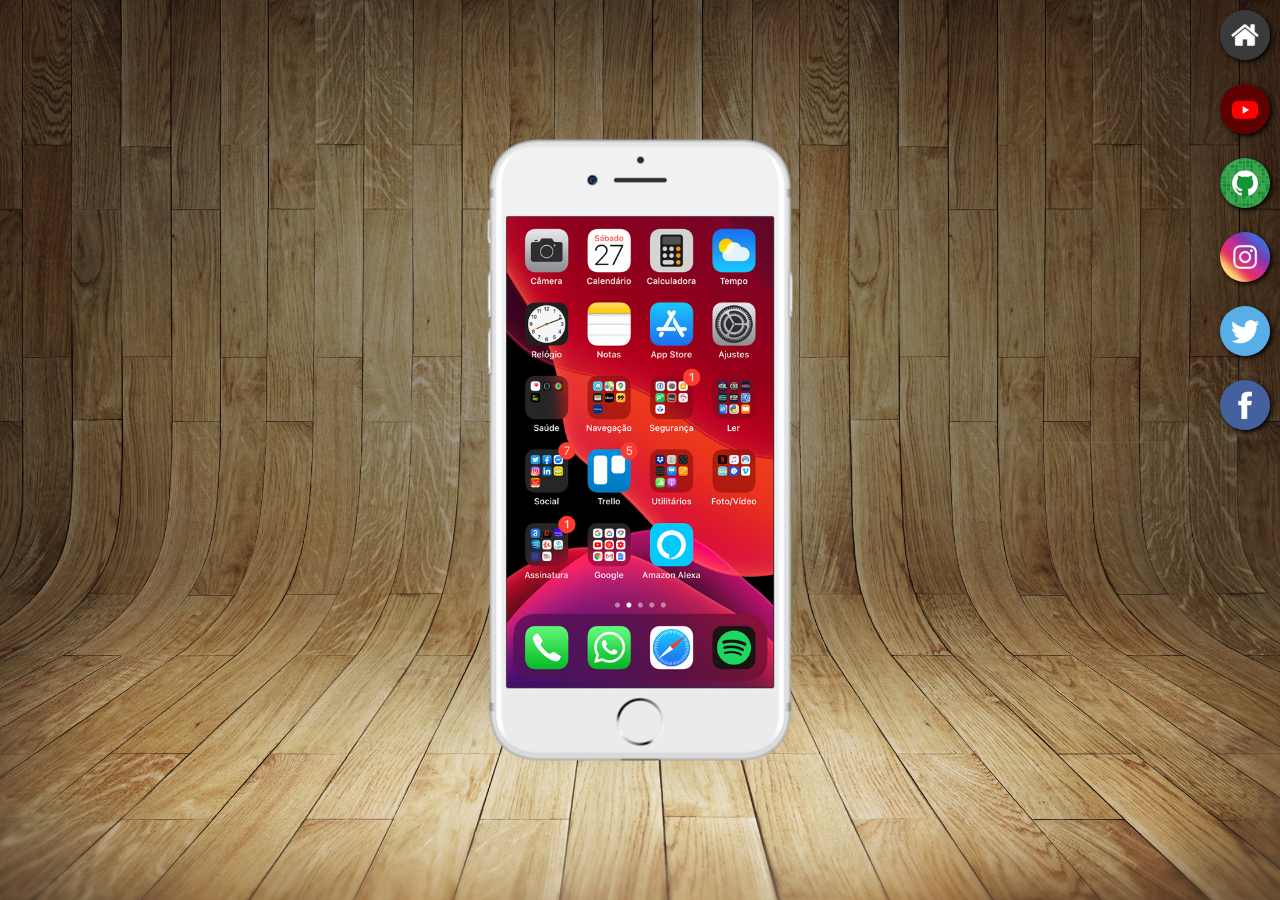
<file: index.html>
<!DOCTYPE html>
<html lang="pt-br">
<head>
    <meta charset="UTF-8">
    <meta name="viewport" content="width=device-width, initial-scale=1.0">
    <title>Projeto redes sociais</title>
    <link rel="shortcut icon" href="favicon.ico" type="image/x-icon">
    <link rel="stylesheet" href="estilos/style.css">
</head>
<body>
    <main>
        <section id="telefone">
            <iframe src="home.html" frameborder="0" name="tela" id="tela">
                Seu navegador nao e compativel com isso
            </iframe>
        </section>

        <section id="redes-sociais">
            <a href="home.html" target="tela"><img src="imagens/logo-home.jpg" alt="HOME"></a><br>

            <a href="youtube.html" target="tela"><img src="imagens/logo-youtube.jpg" alt="YOUTUBE"></a><br>

            <a href="github.html" target="tela"><img src="imagens/logo-github.jpg" alt="GITHUB"></a><br>

            <a href="instagram.html" target="tela"><img src="imagens/logo-instagram.jpg" alt="Instagram"></a><br>

            <a href="twiter.html" target="tela"><img src="imagens/logo-twitter.jpg" alt="TWITER"></a><br>
            
            <a href="facebook.html" target="tela"><img src="imagens/logo-facebook.jpg" alt="FACEBOOK"></a>

        </section>
    </main>
</body>
</html>
</file>
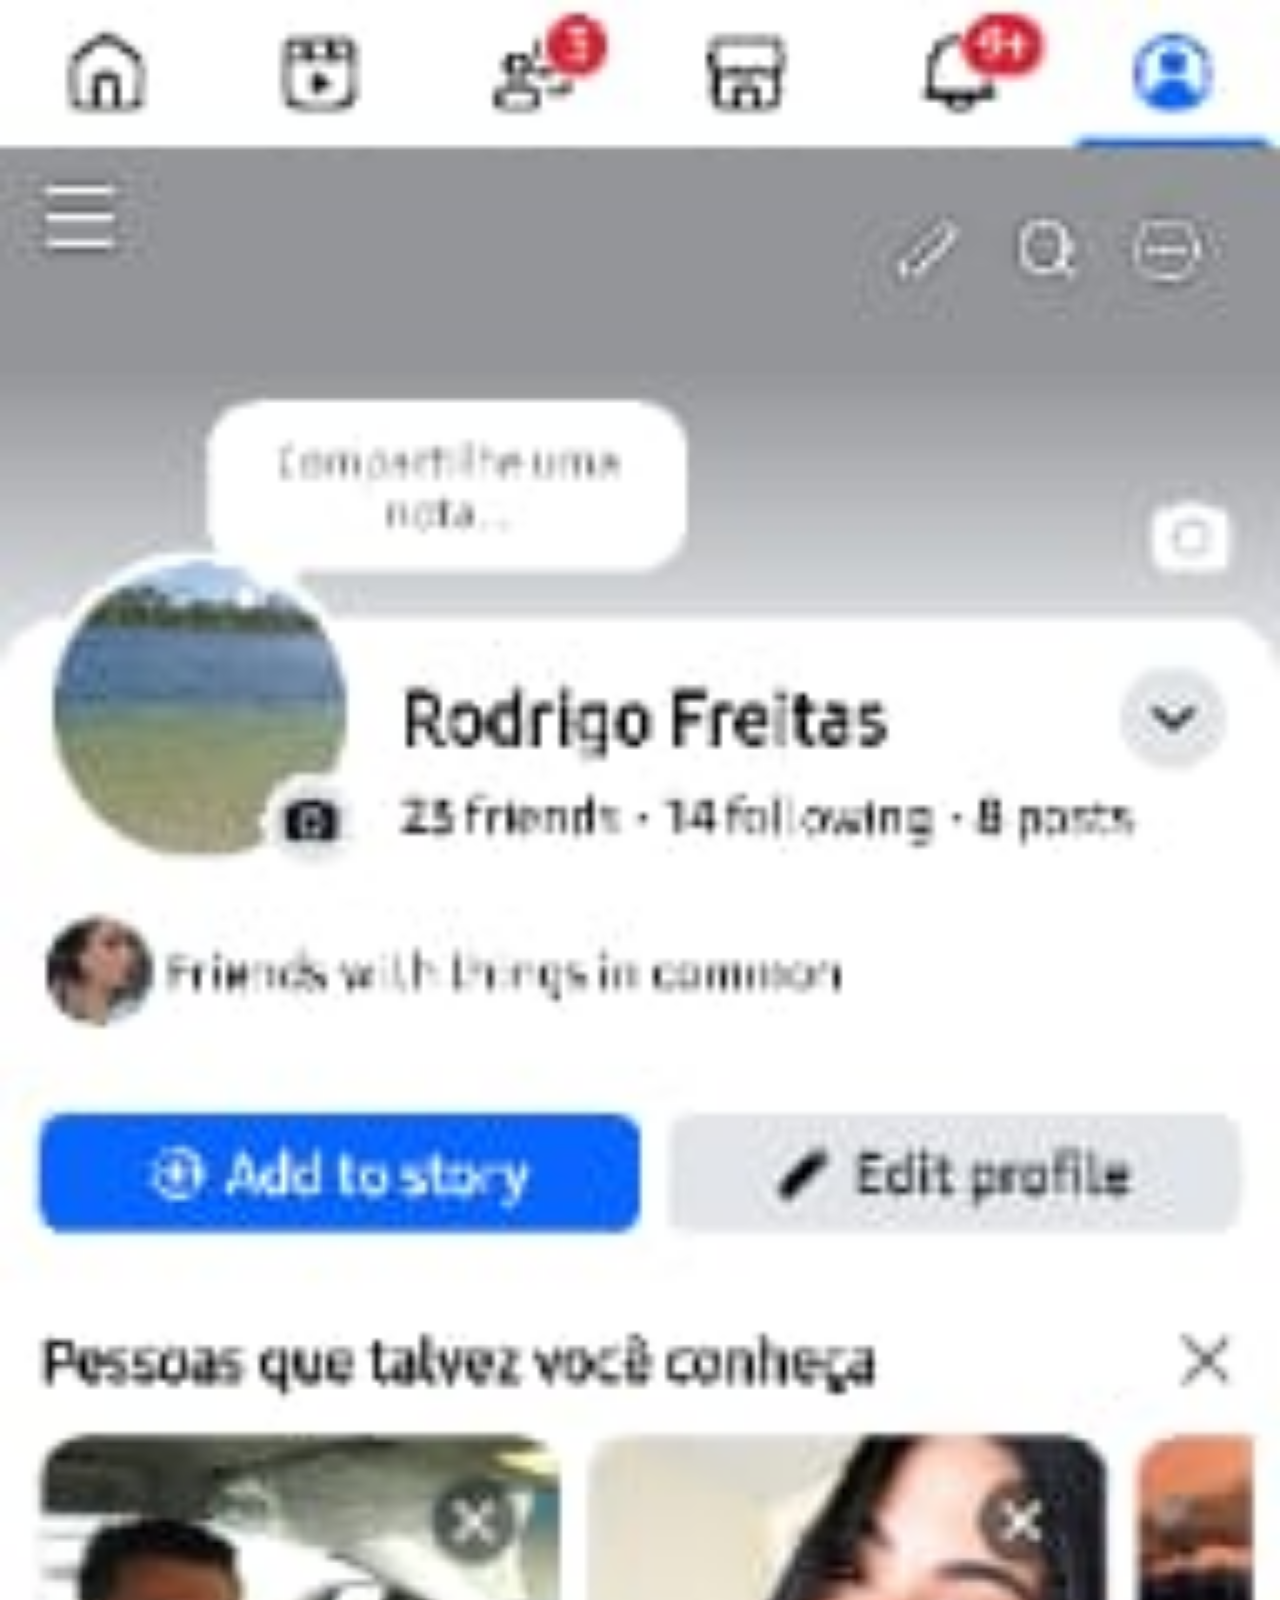
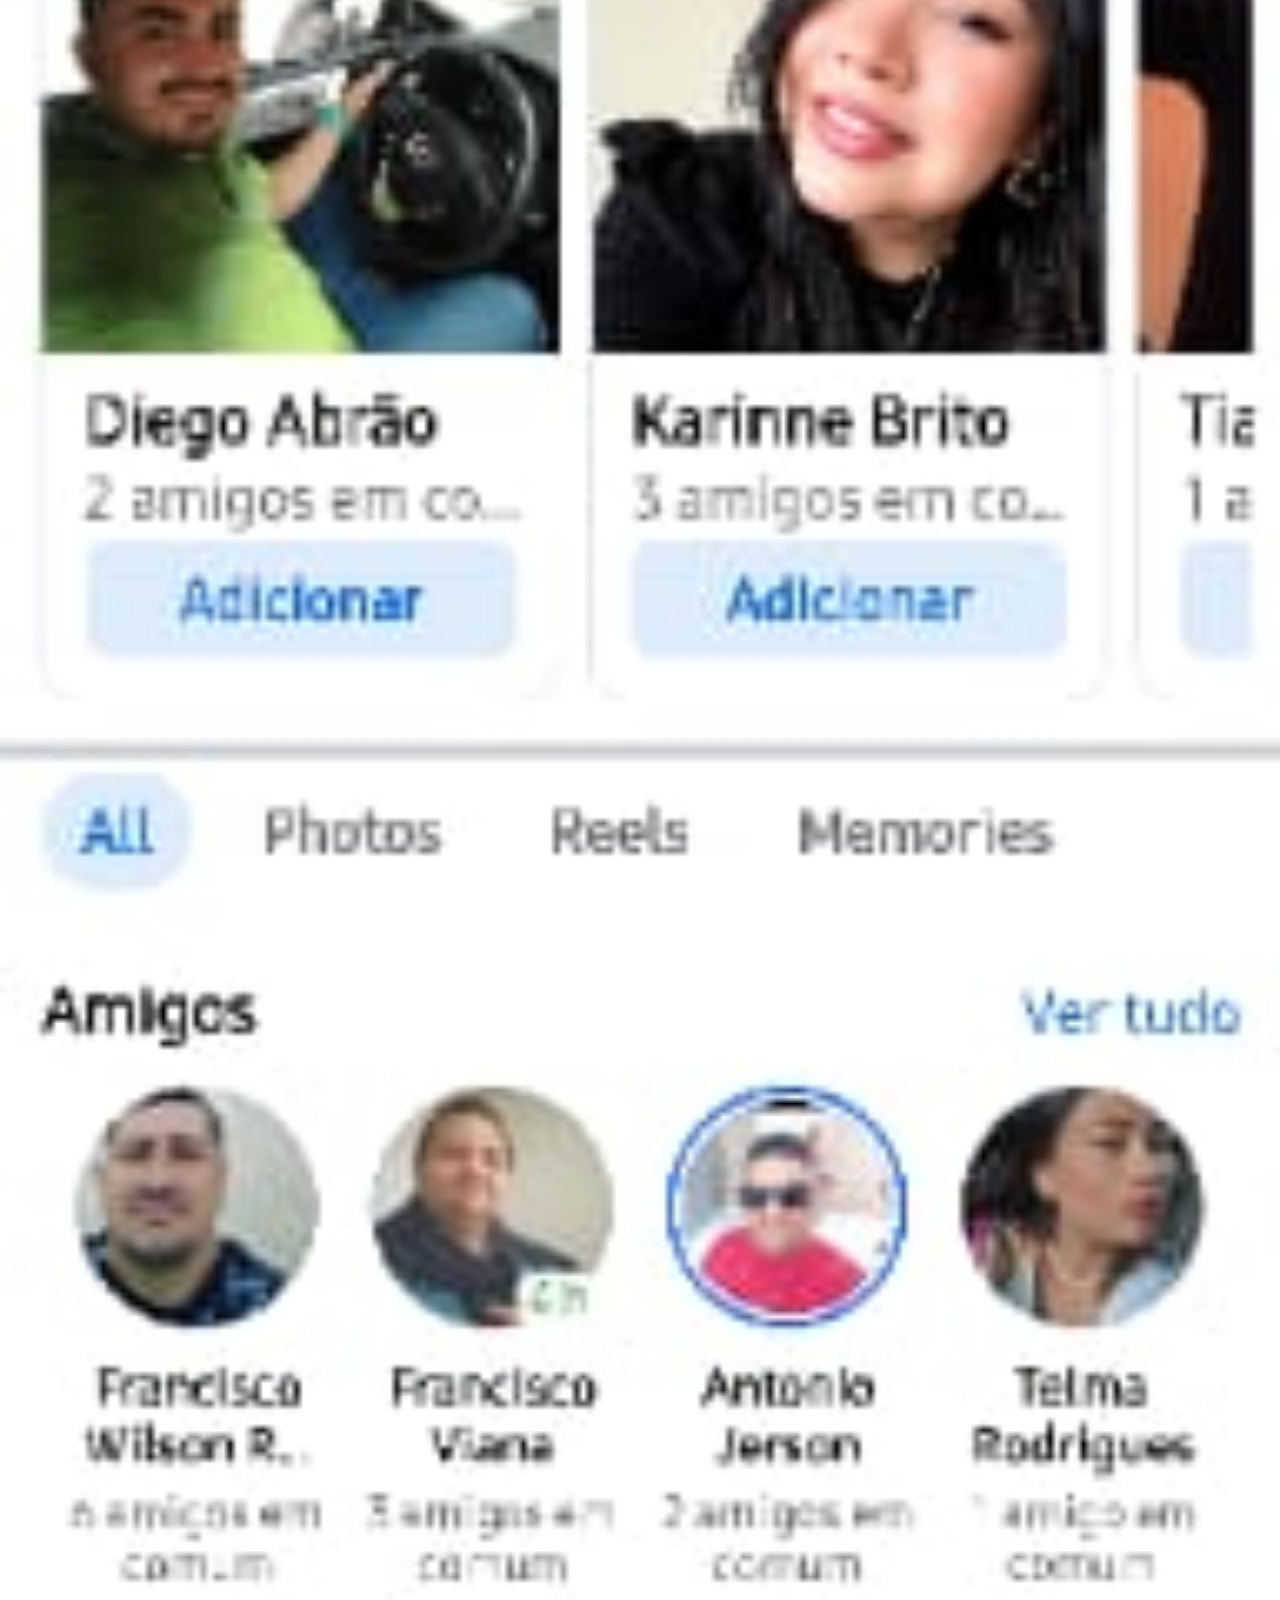
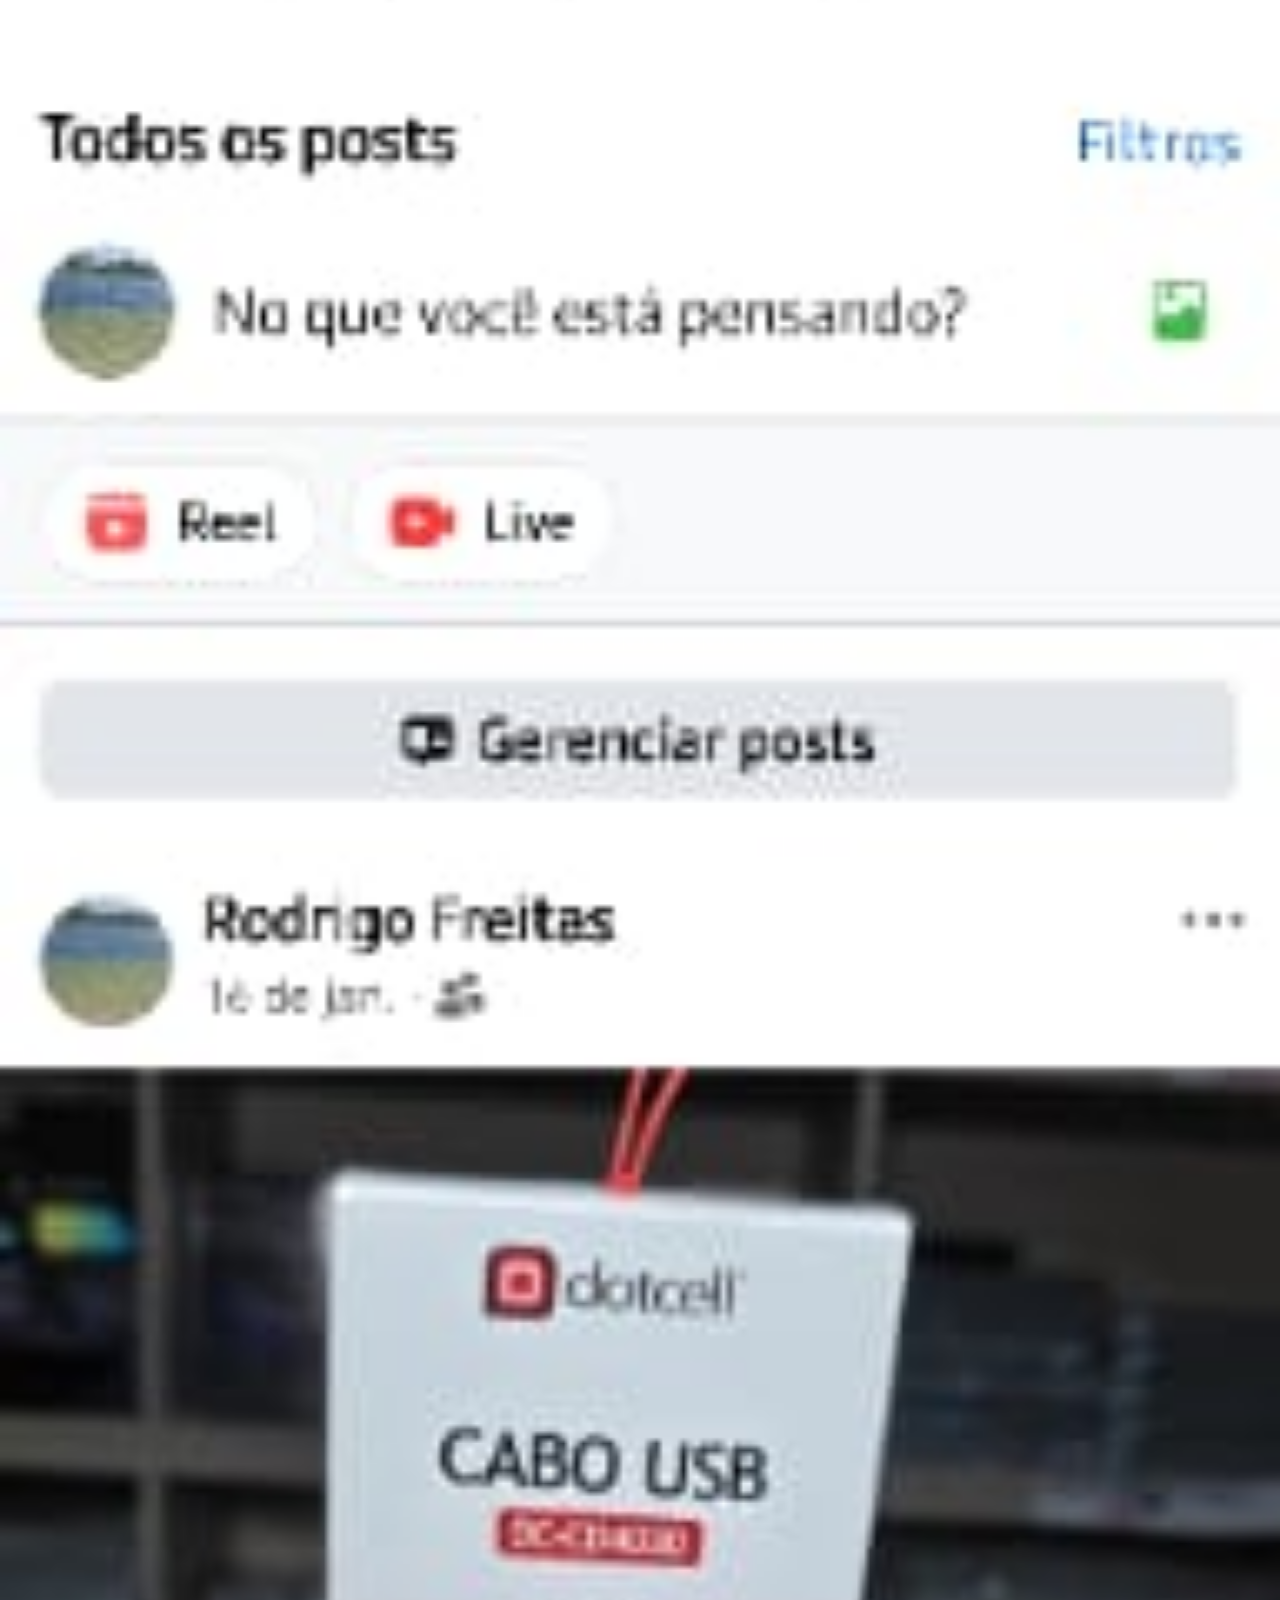
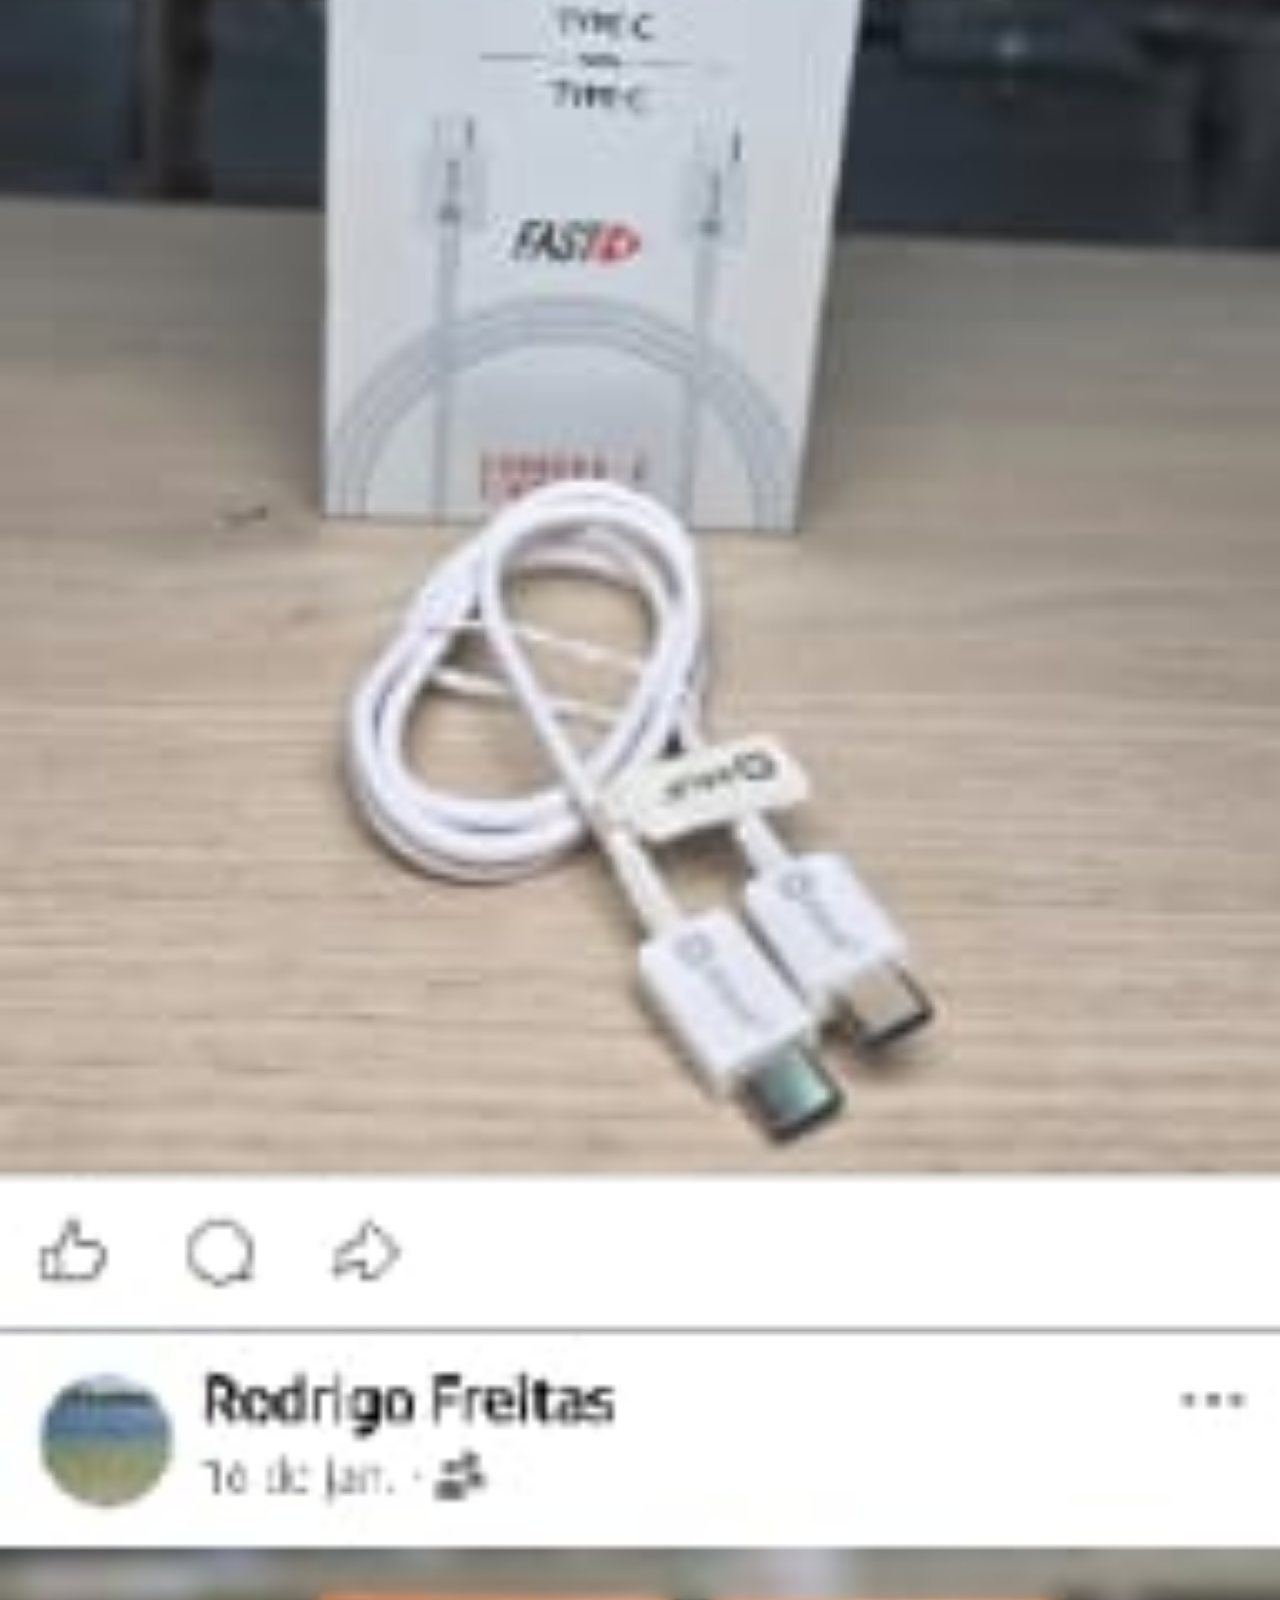
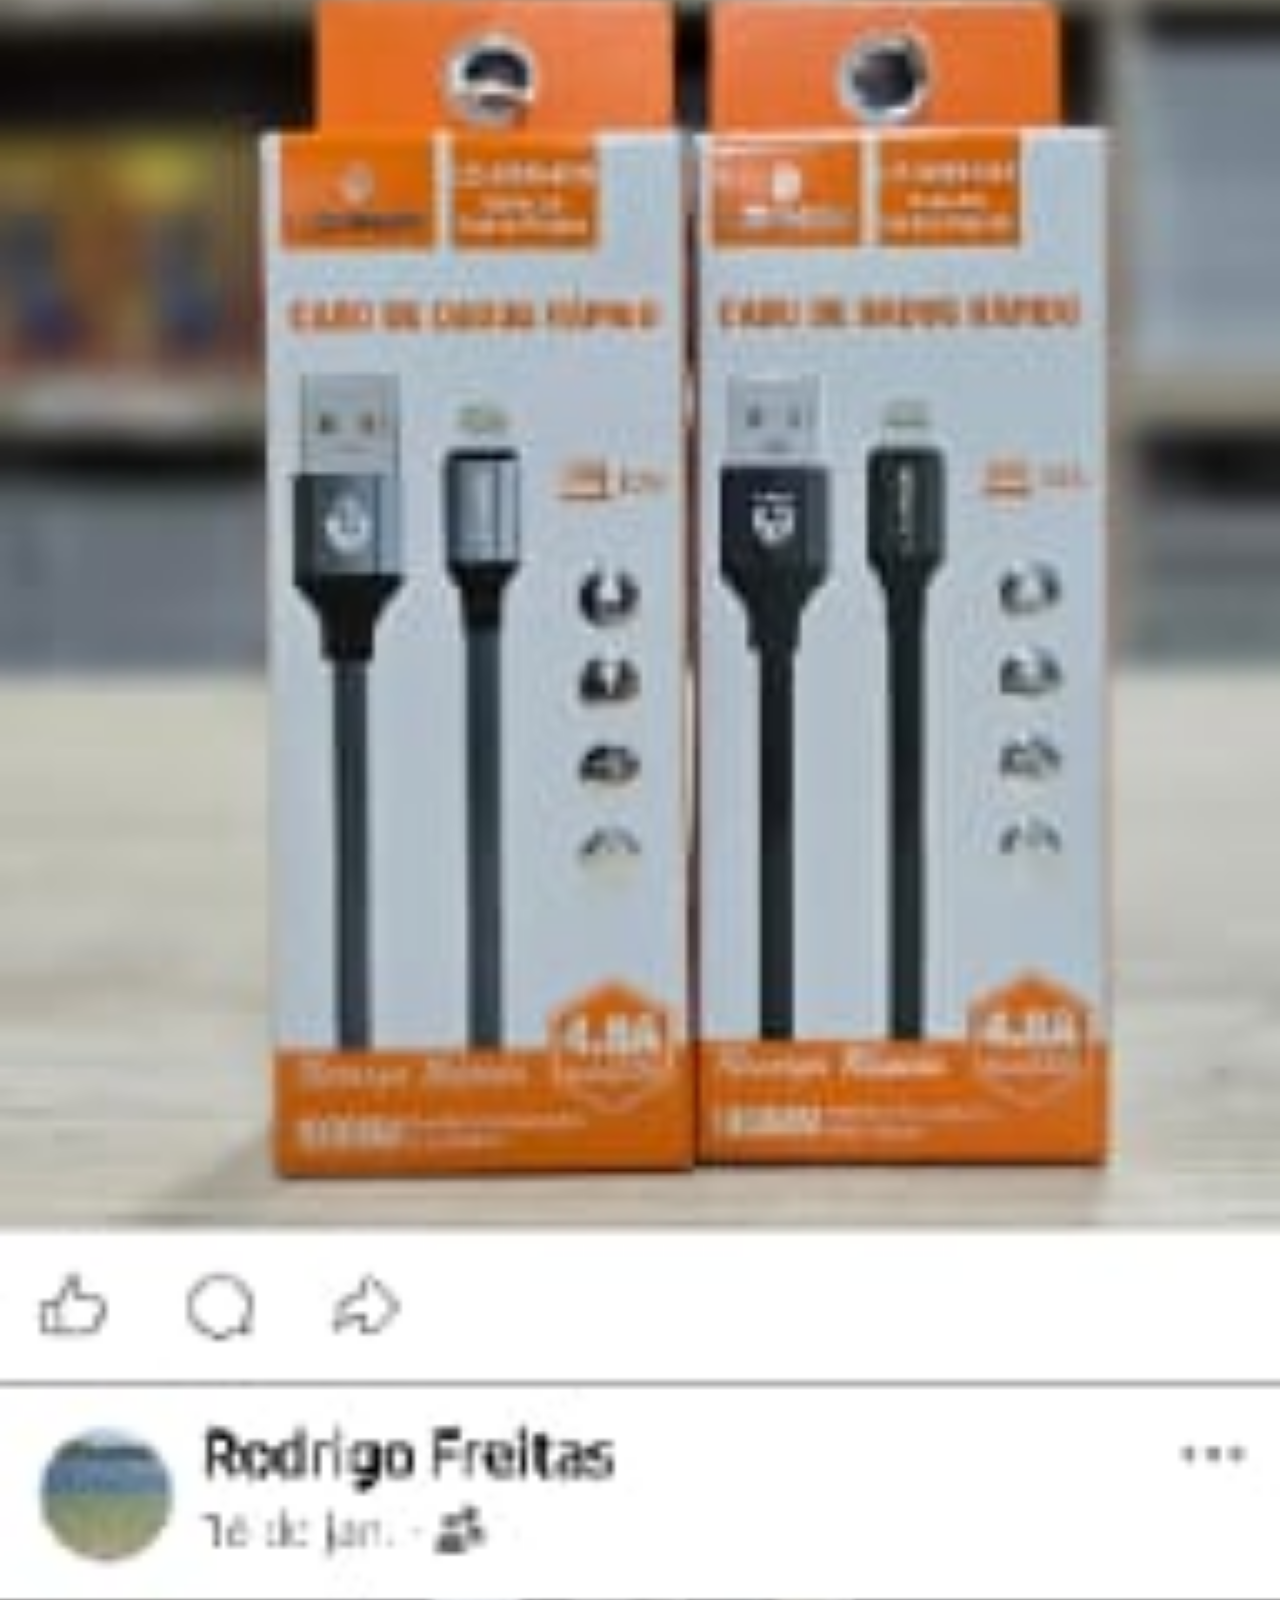
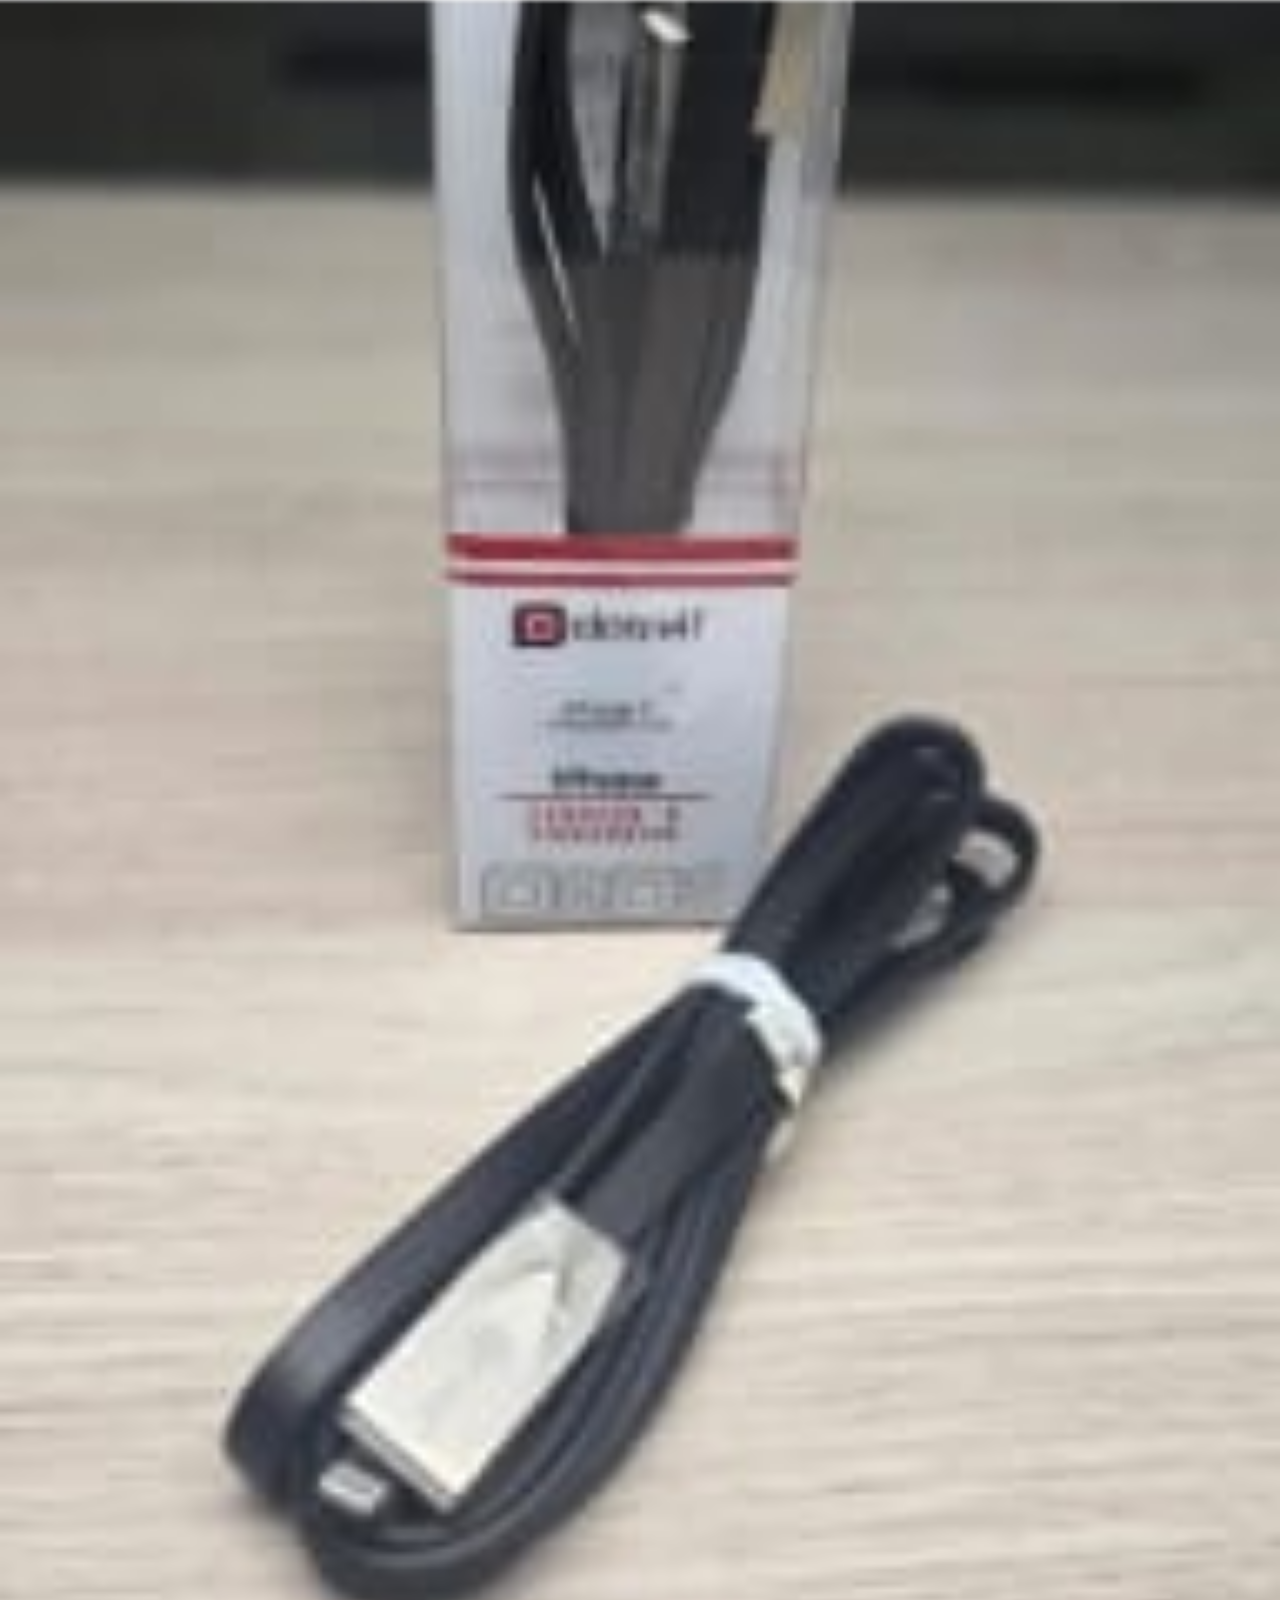
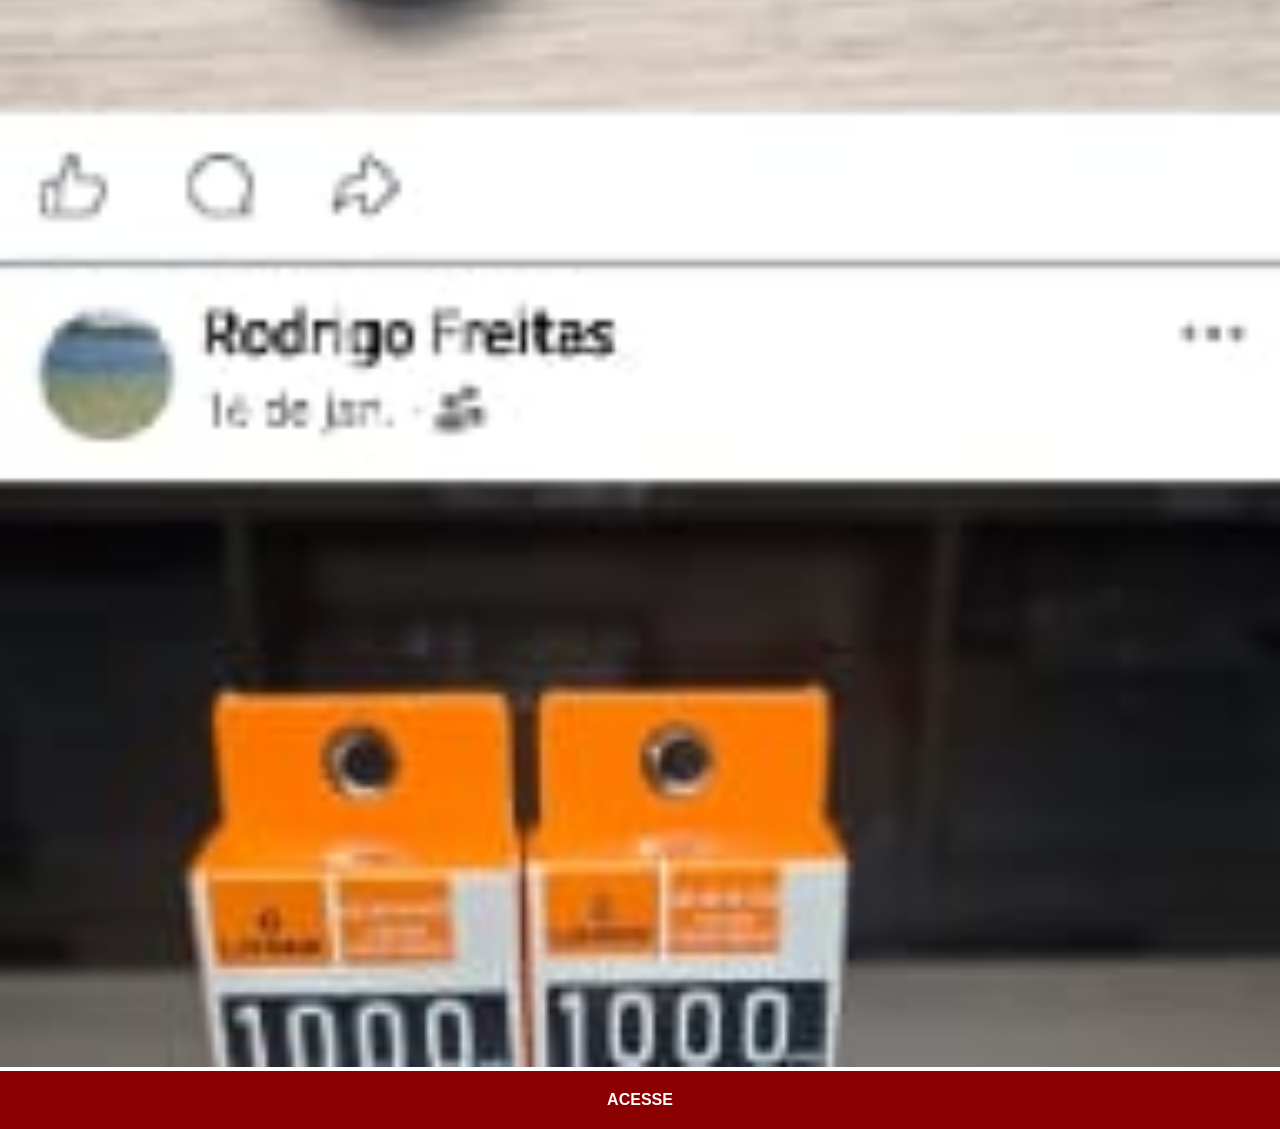
<file: facebook.html>
<!DOCTYPE html>
<html lang="pt-br">
<head>
    <meta charset="UTF-8">
    <meta name="viewport" content="width=device-width, initial-scale=1.0">
    <title>Document</title>
    <link rel="stylesheet" href="estilos/social.css">
</head>
<body>
    <img src="imagens/WhatsApp Image 2026-06-25 at 14.00.17.jpeg" alt="">
    <a href="https://www.facebook.com/rodrigo.freitas.564183" target="_blank">ACESSE</a>
</body>
</html>
</file>
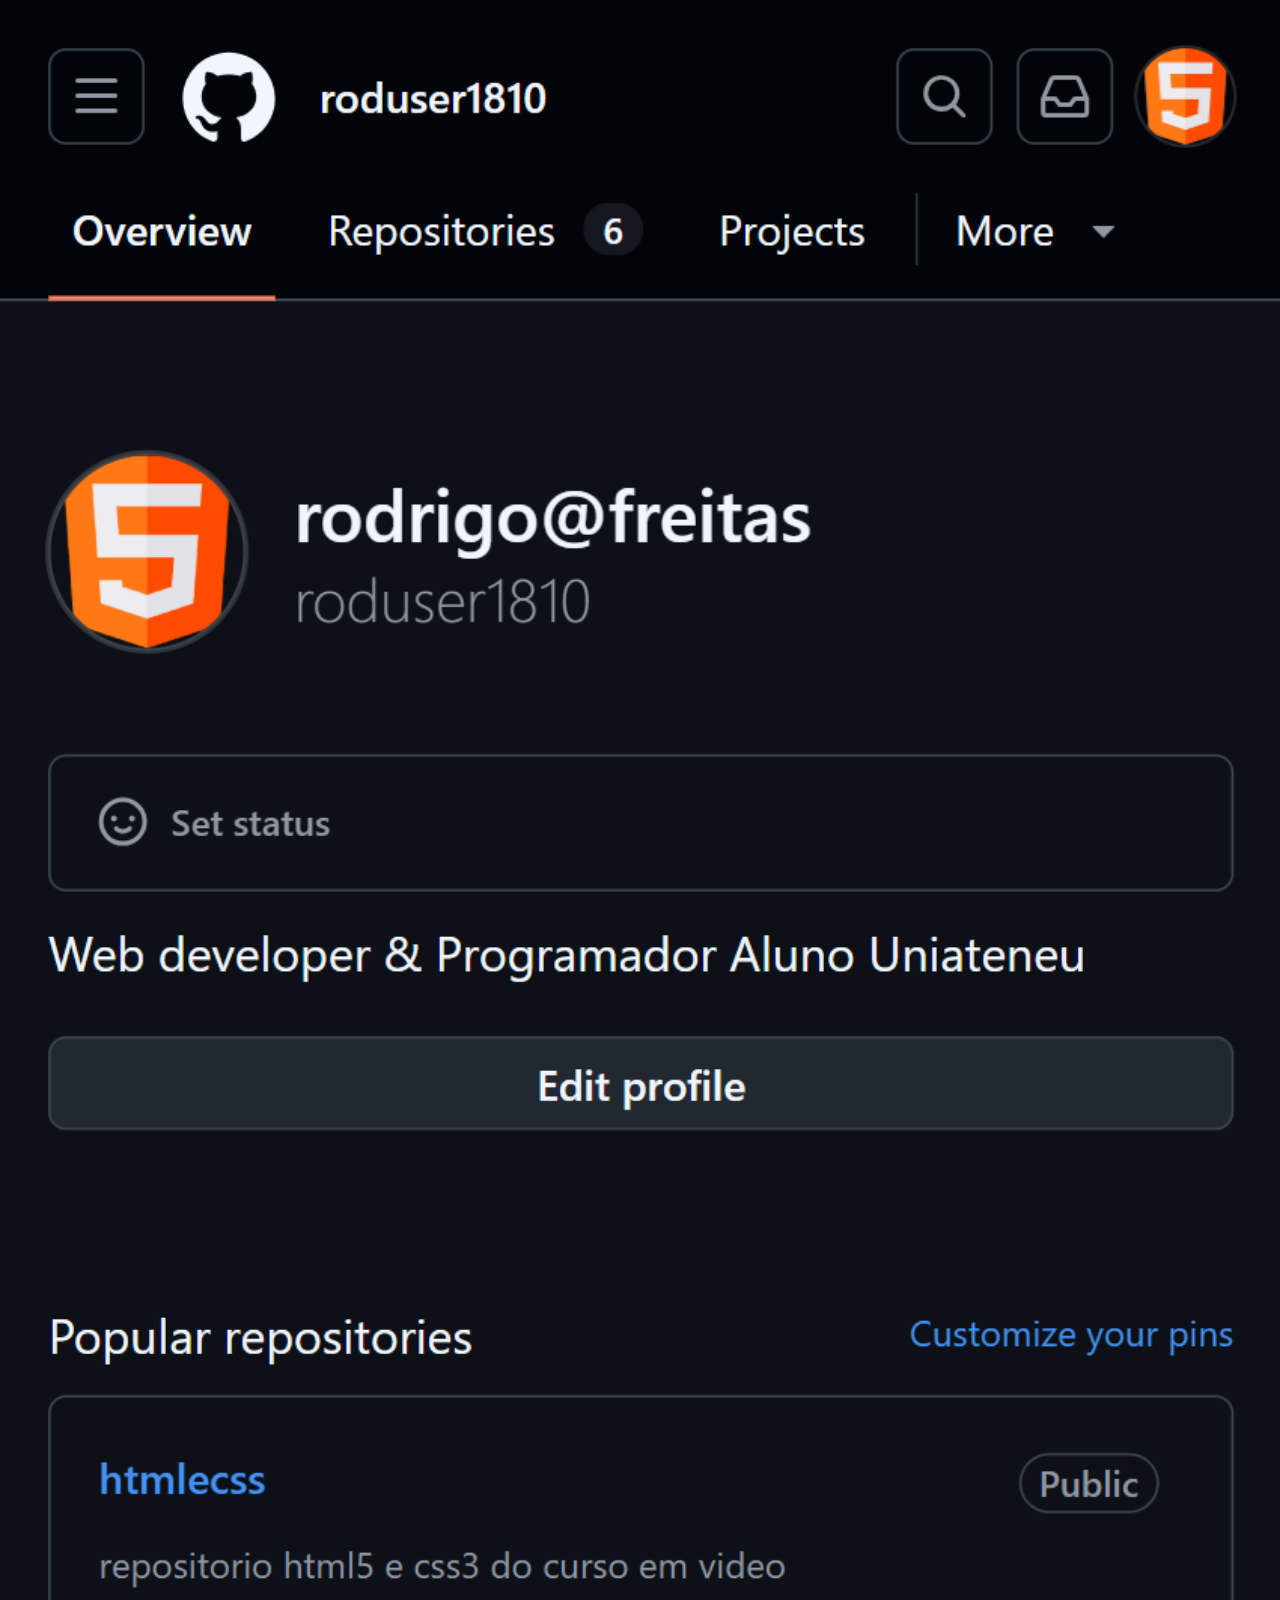
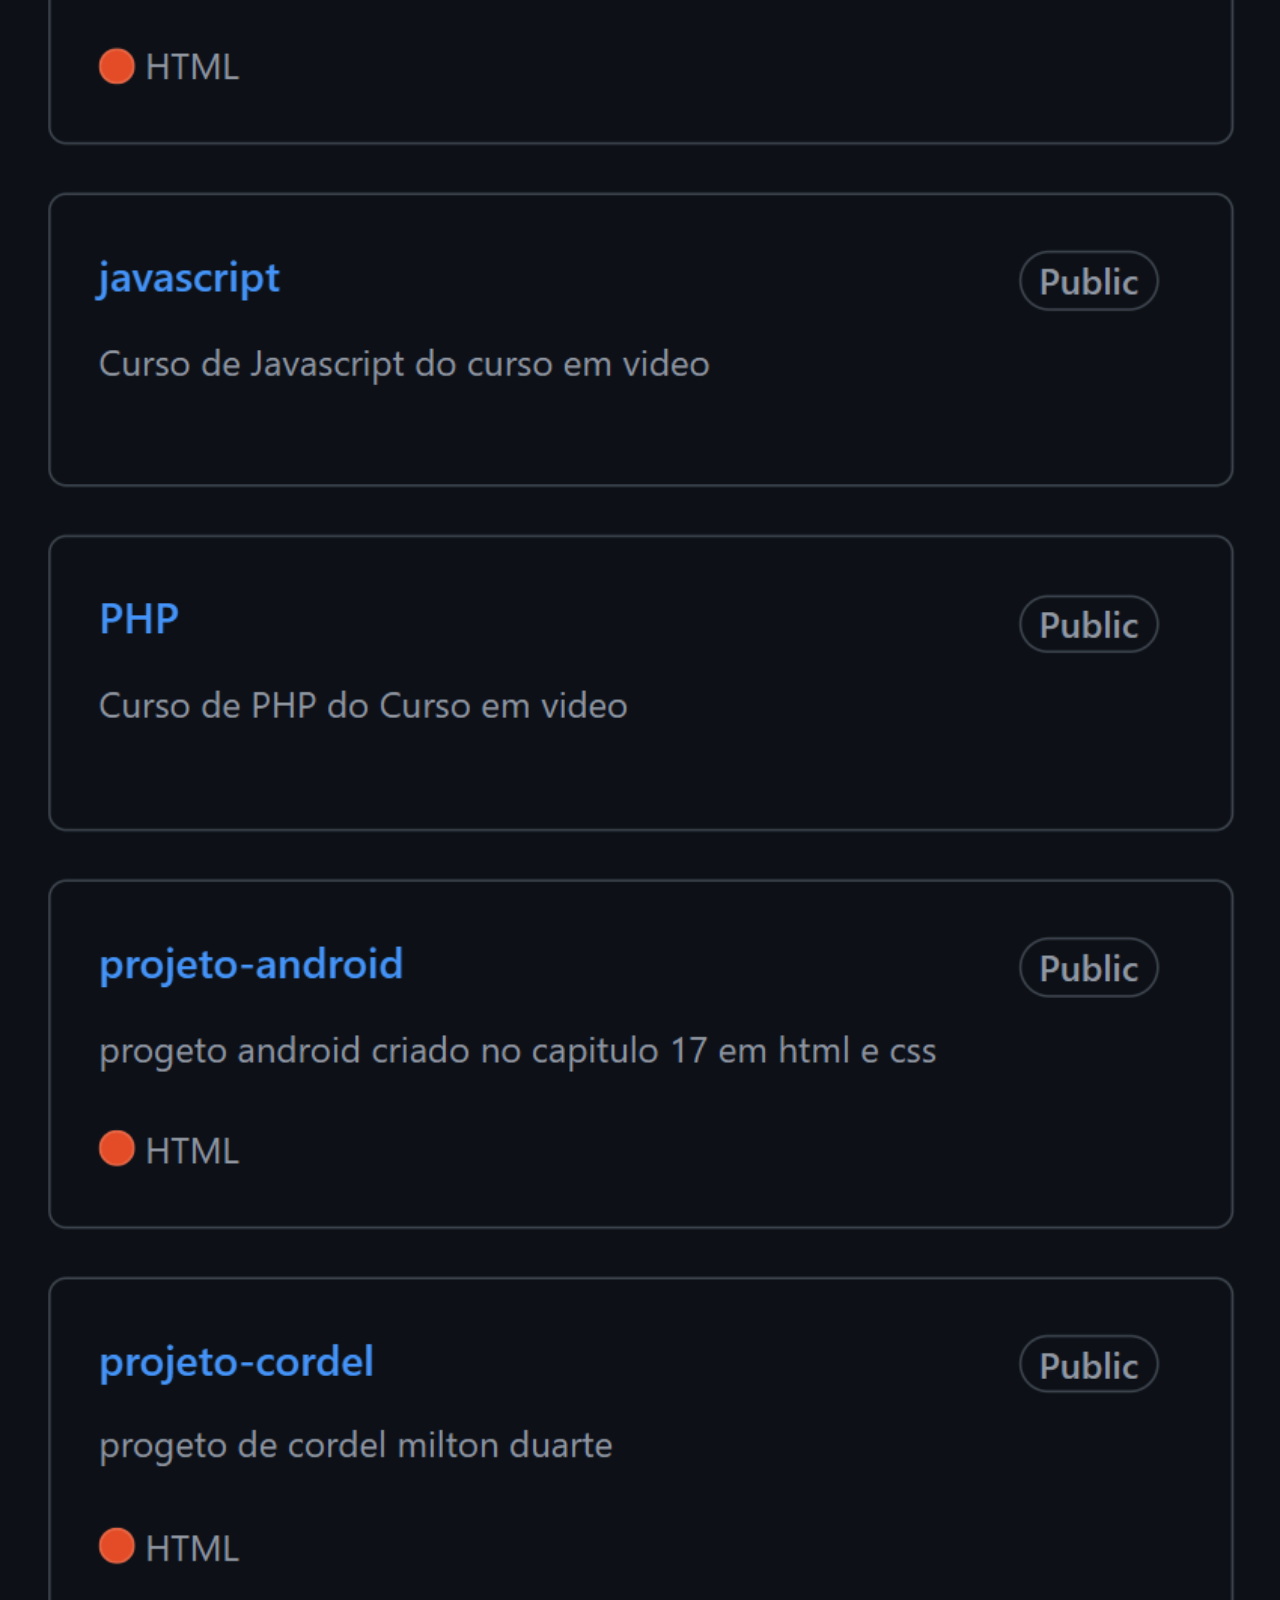
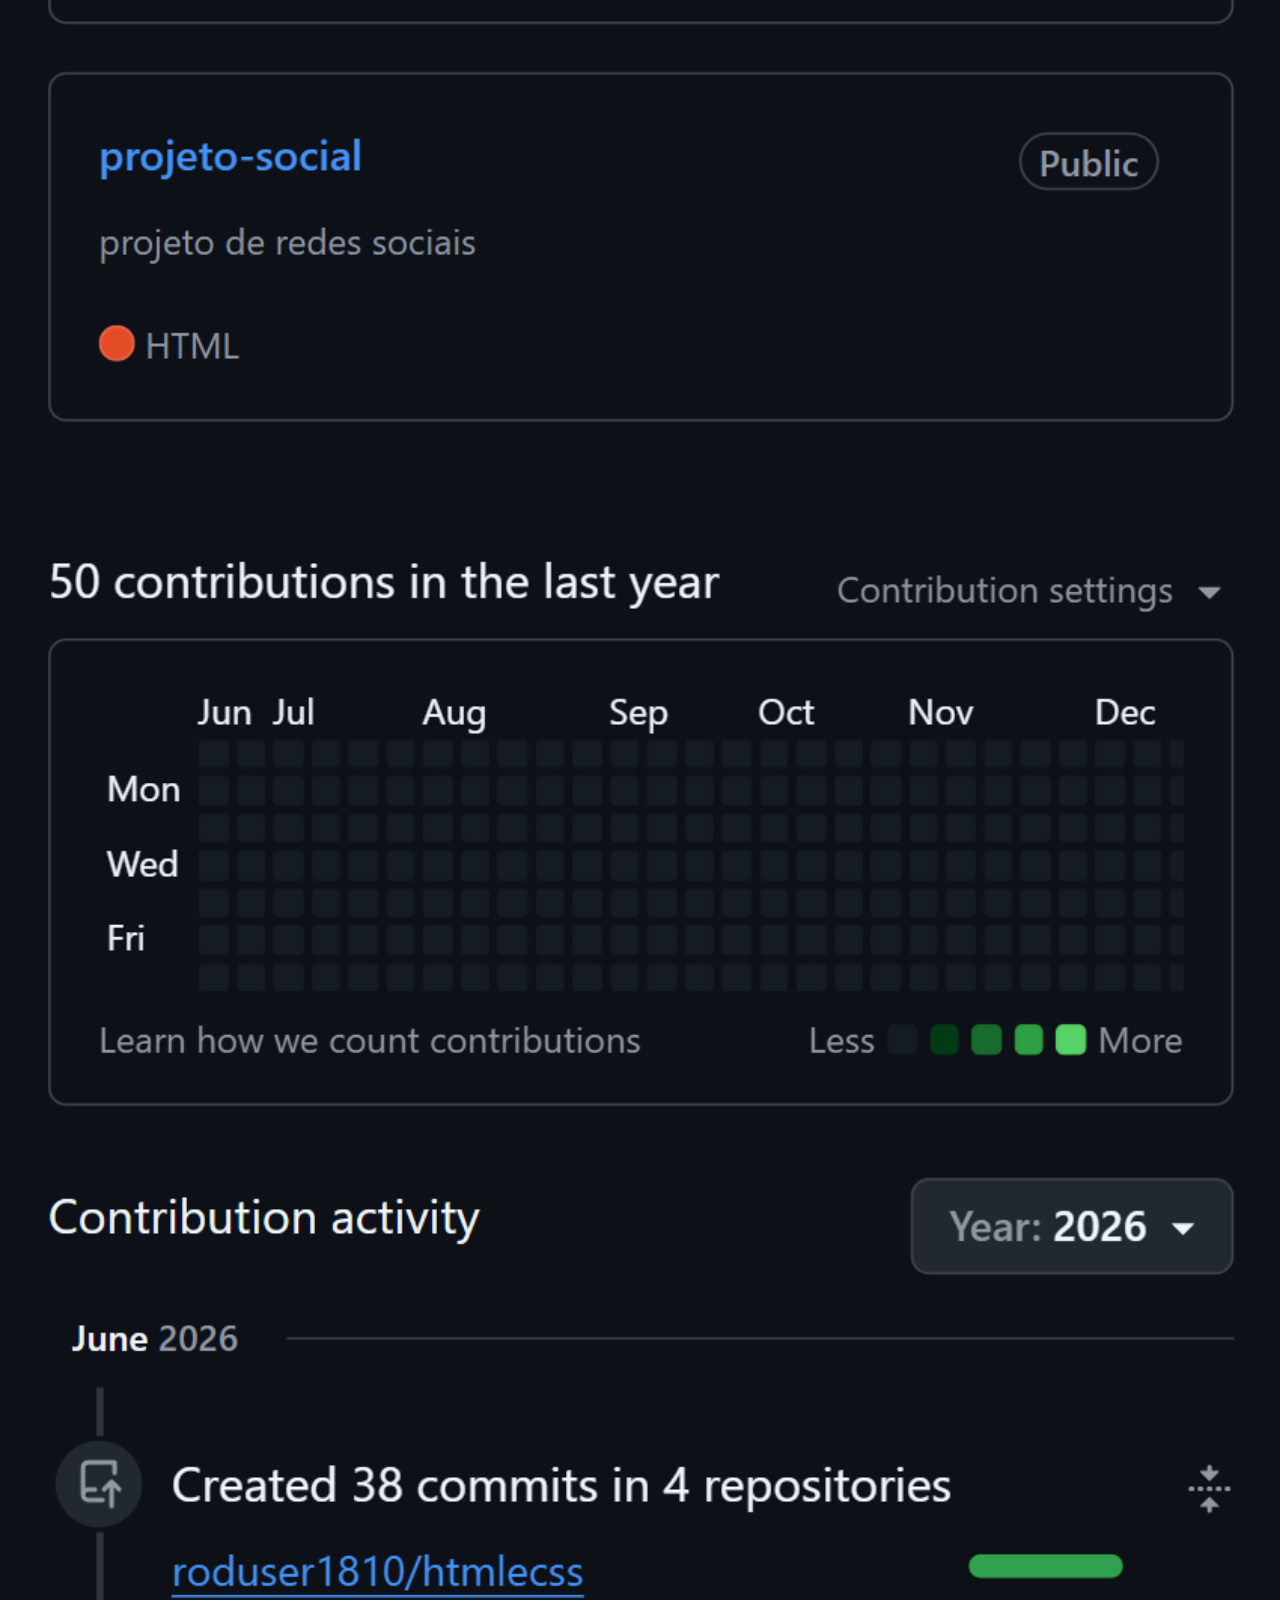
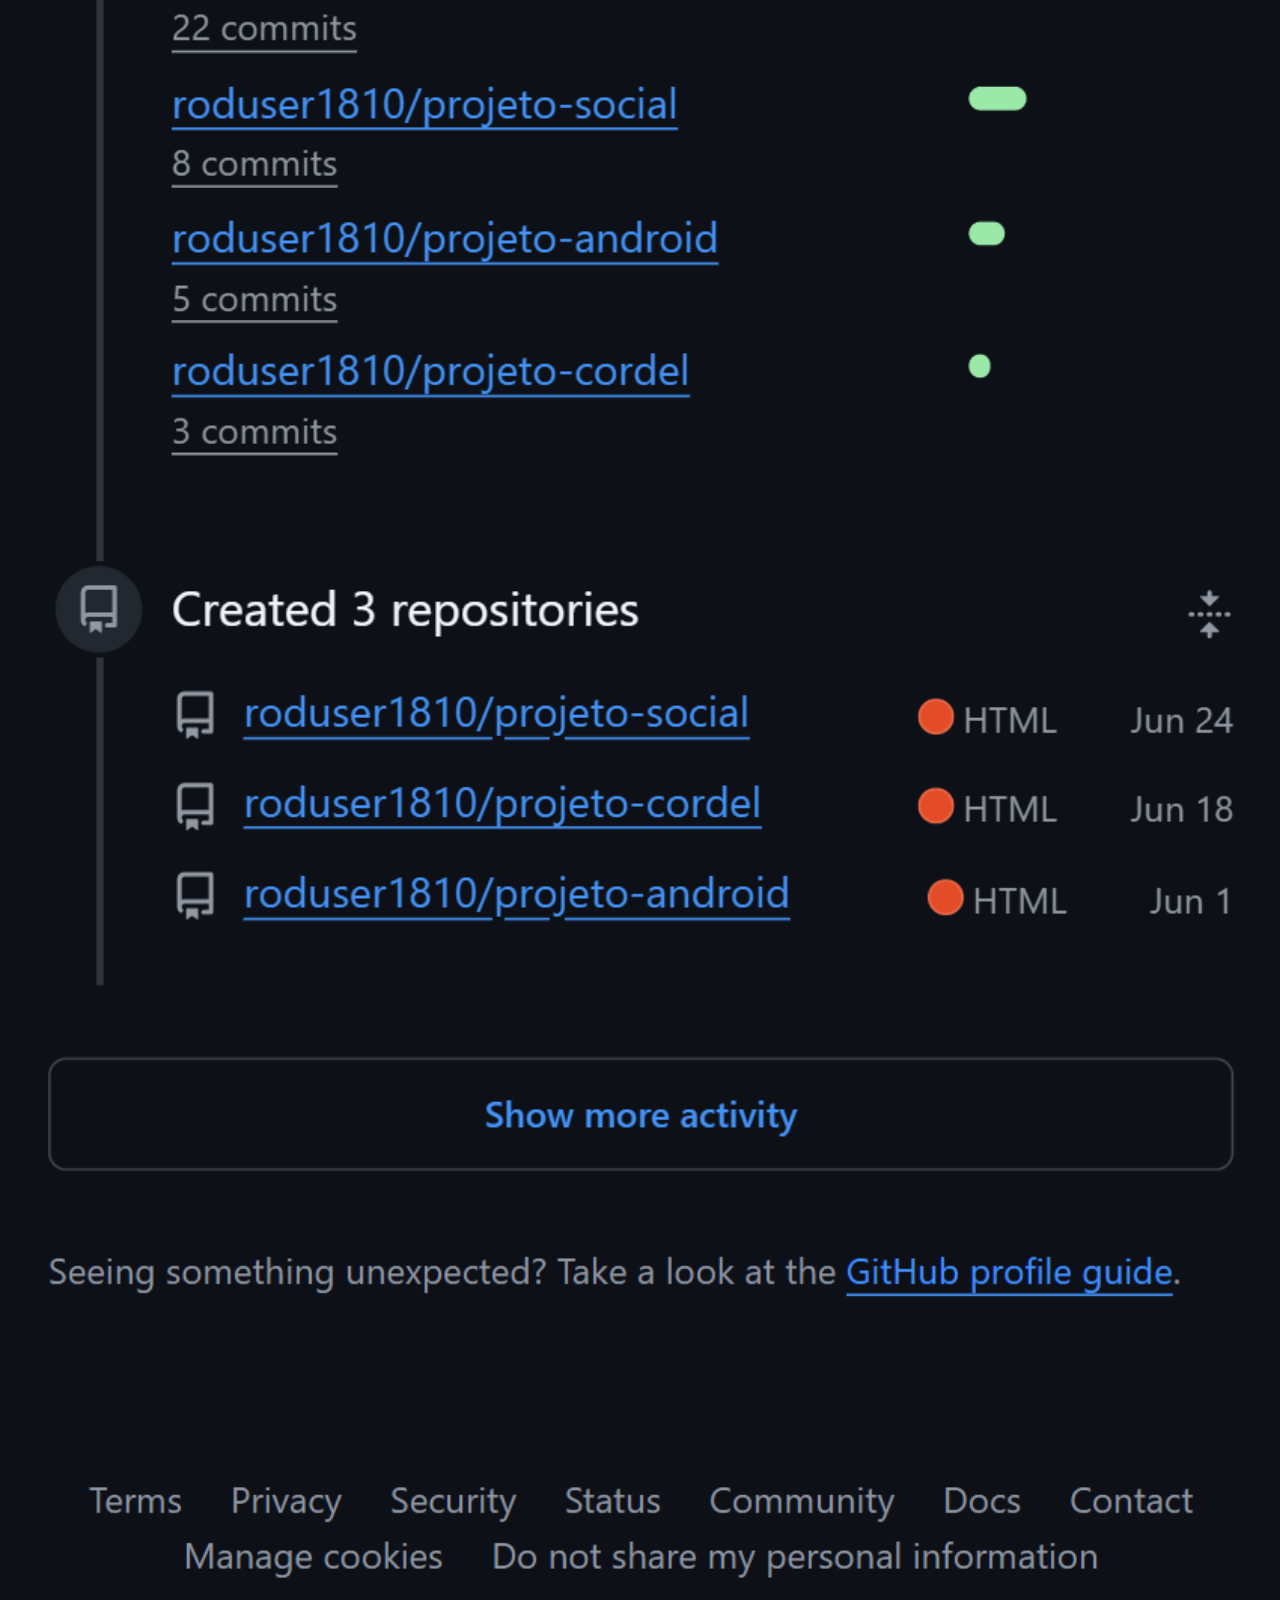
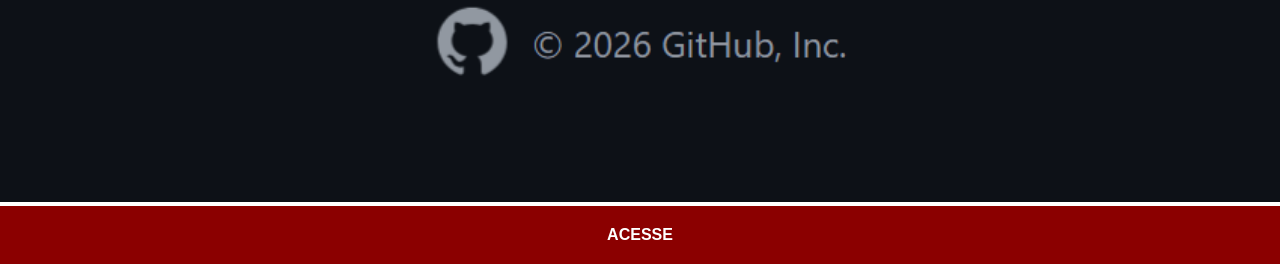
<file: github.html>
<!DOCTYPE html>
<html lang="pt-br">
<head>
    <meta charset="UTF-8">
    <meta name="viewport" content="width=device-width, initial-scale=1.0">
    <title>github</title>
    <link rel="stylesheet" href="estilos/social.css">
</head>
<body>
    <img src="imagens/github.com_roduser1810.png" alt="">
    <a href="https://github.com/roduser1810" target="_blank">ACESSE</a>
</body>
</html>
</file>
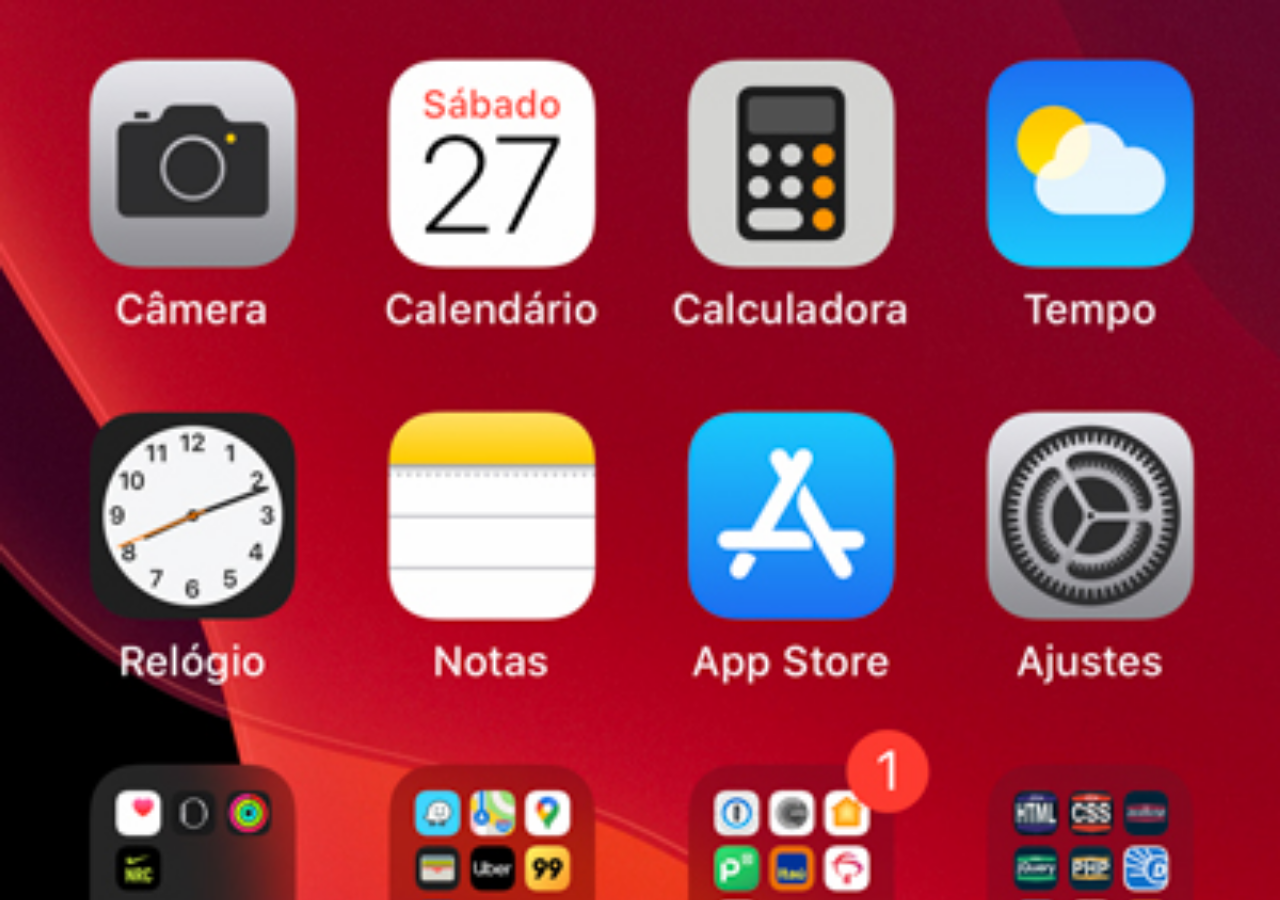
<file: home.html>
<!DOCTYPE html>
<html lang="pt-br">
<head>
    <meta charset="UTF-8">
    <meta name="viewport" content="width=device-width, initial-scale=1.0">
    <title>home</title>
</head>

<body>
    <style>
        *{
            margin: 0px;
            padding: 0px;
            background:black url('imagens/tela-home.jpg') no-repeat top center;
            background-size: cover;
        }
    </style>







</body>
</html>
</file>
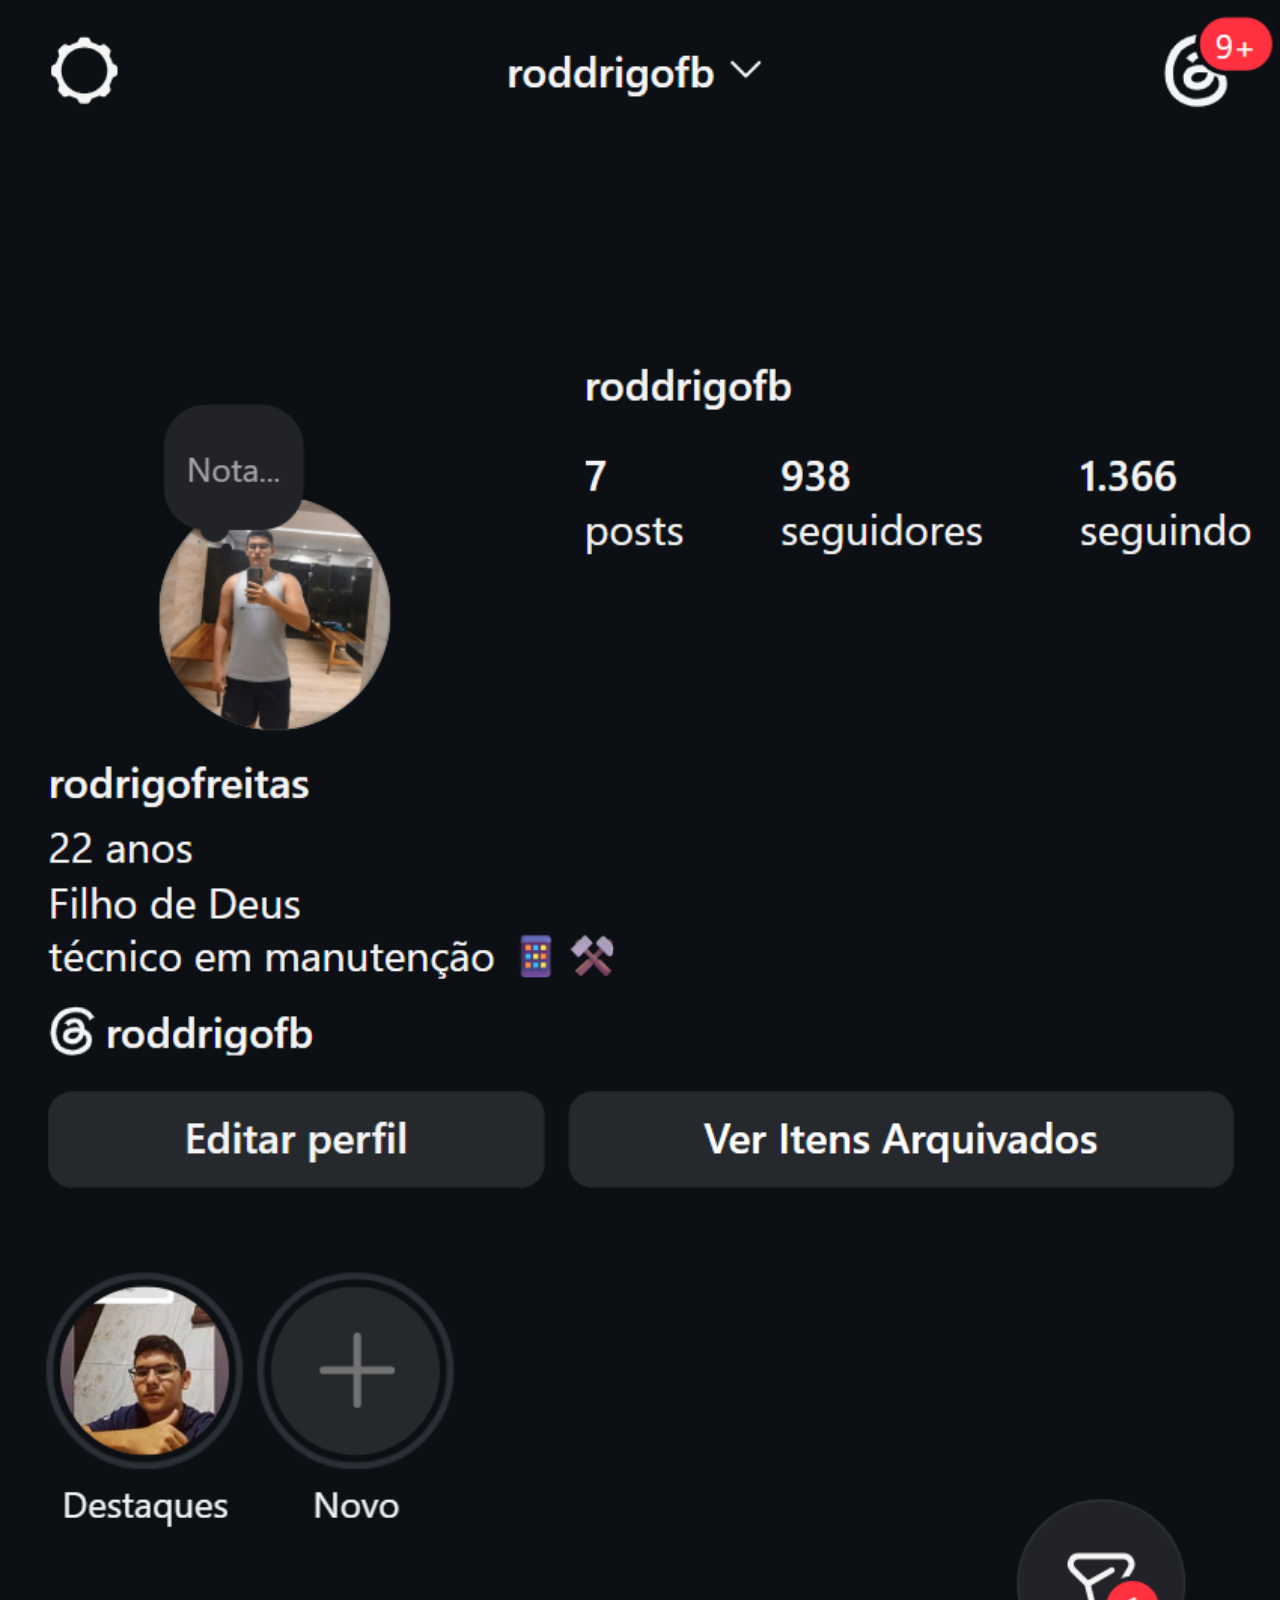
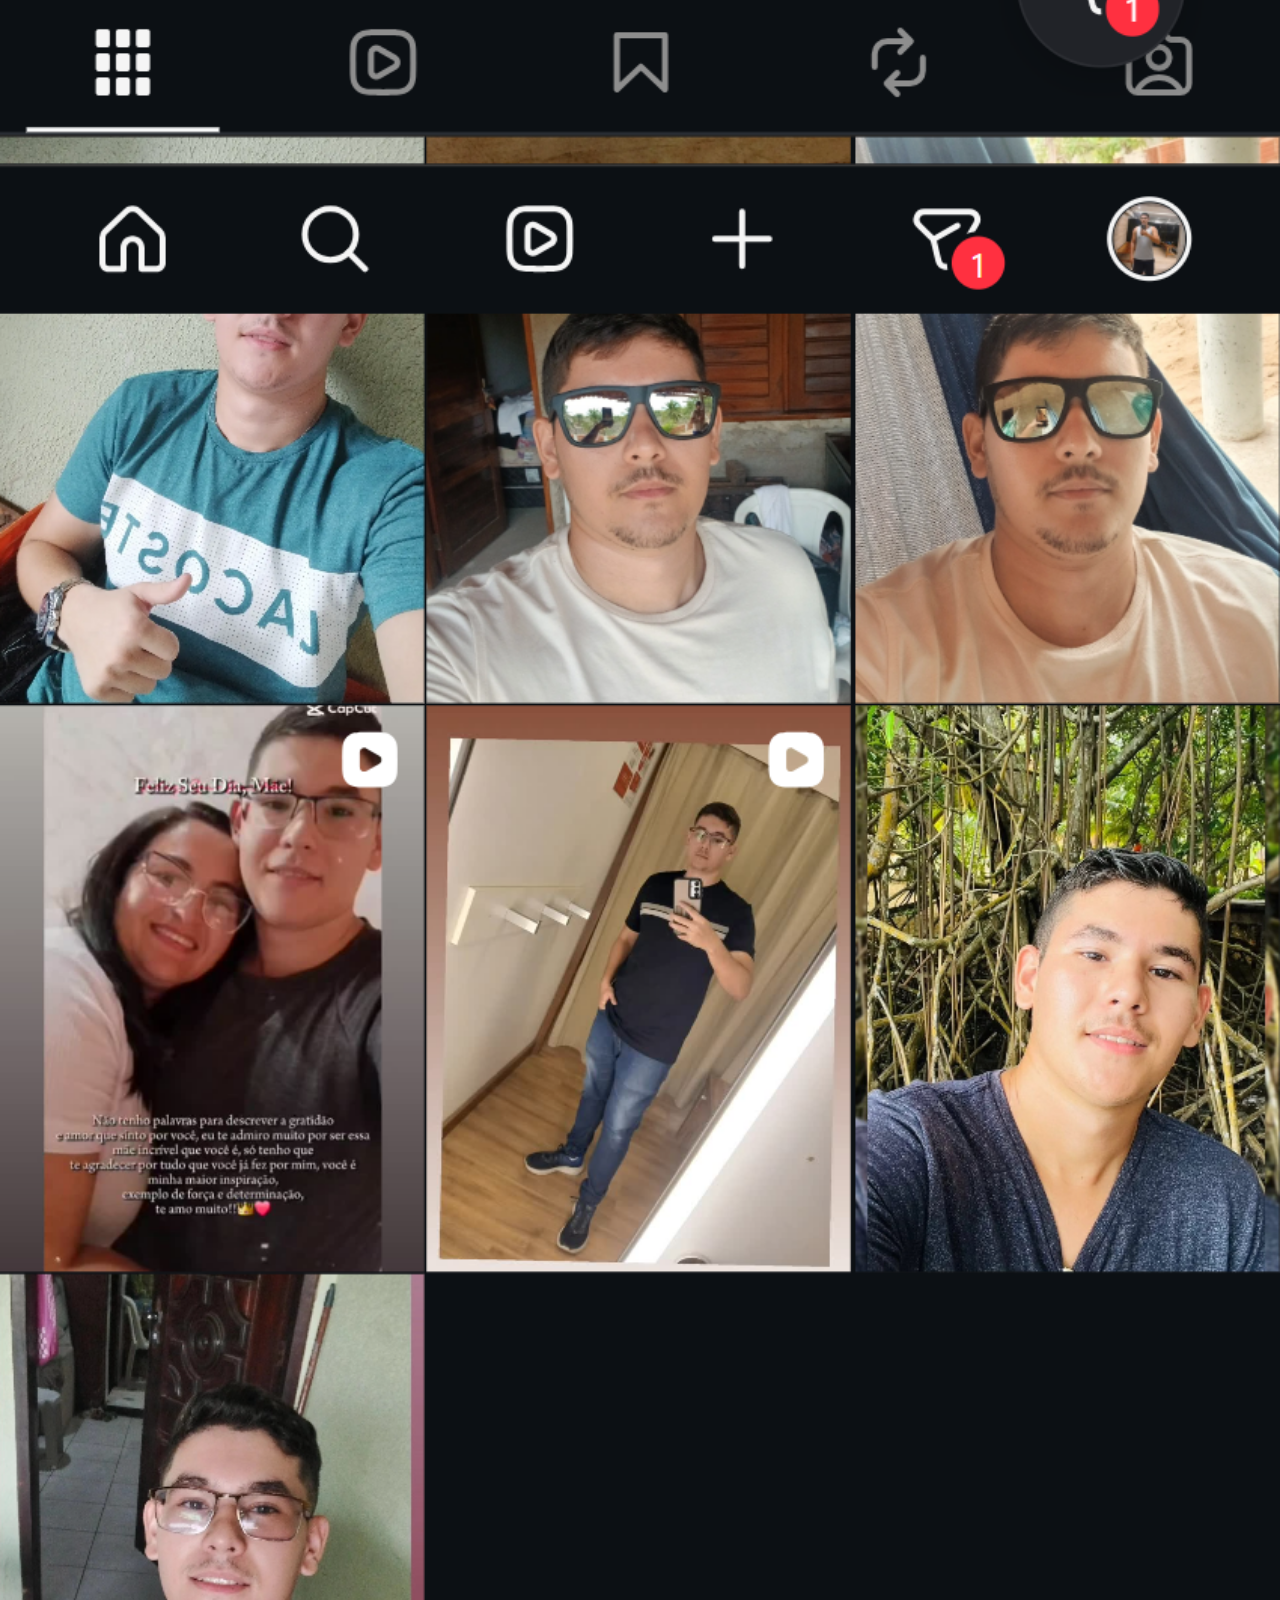
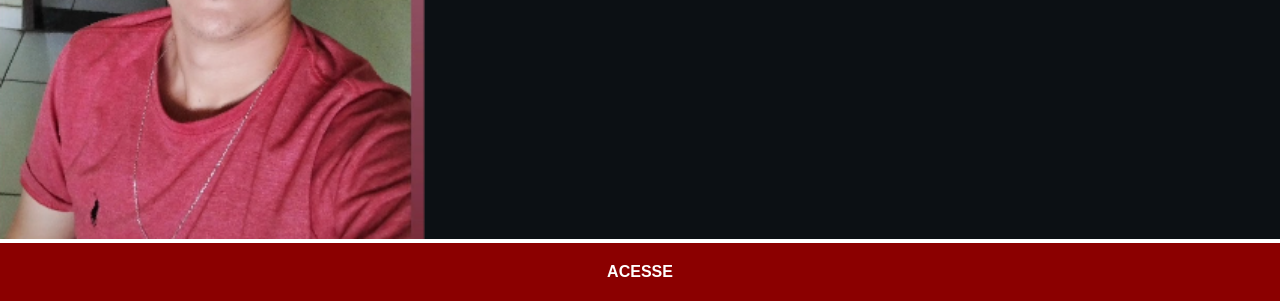
<file: instagram.html>
<!DOCTYPE html>
<html lang="pt-br">
<head>
    <meta charset="UTF-8">
    <meta name="viewport" content="width=device-width, initial-scale=1.0">
    <title>Document</title>
    <link rel="stylesheet" href="estilos/social.css">
</head>
<body>
    <img src="imagens/telainstagramrodrigo.png" alt="Instagram">
    <a href="https://www.instagram.com/roddrigofb/" target="_blank">ACESSE</a>
</body>
</html>
</file>
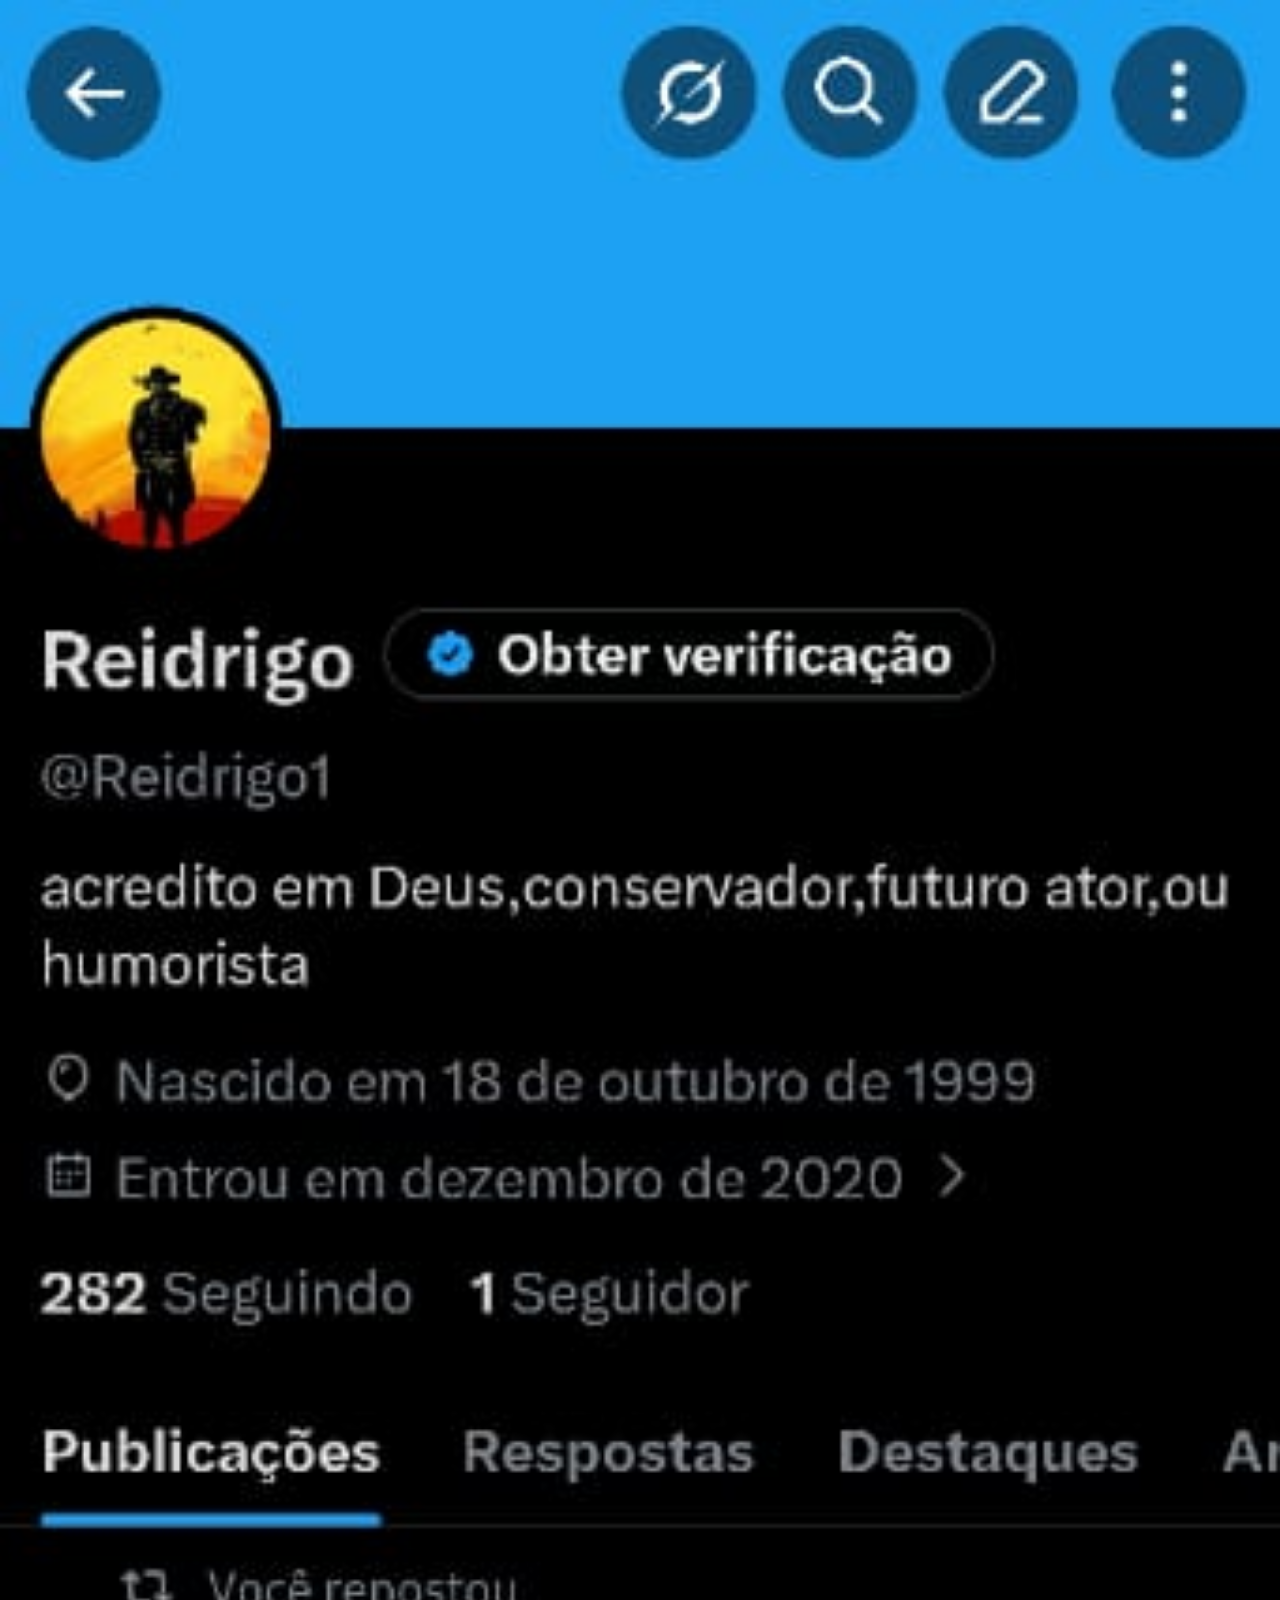
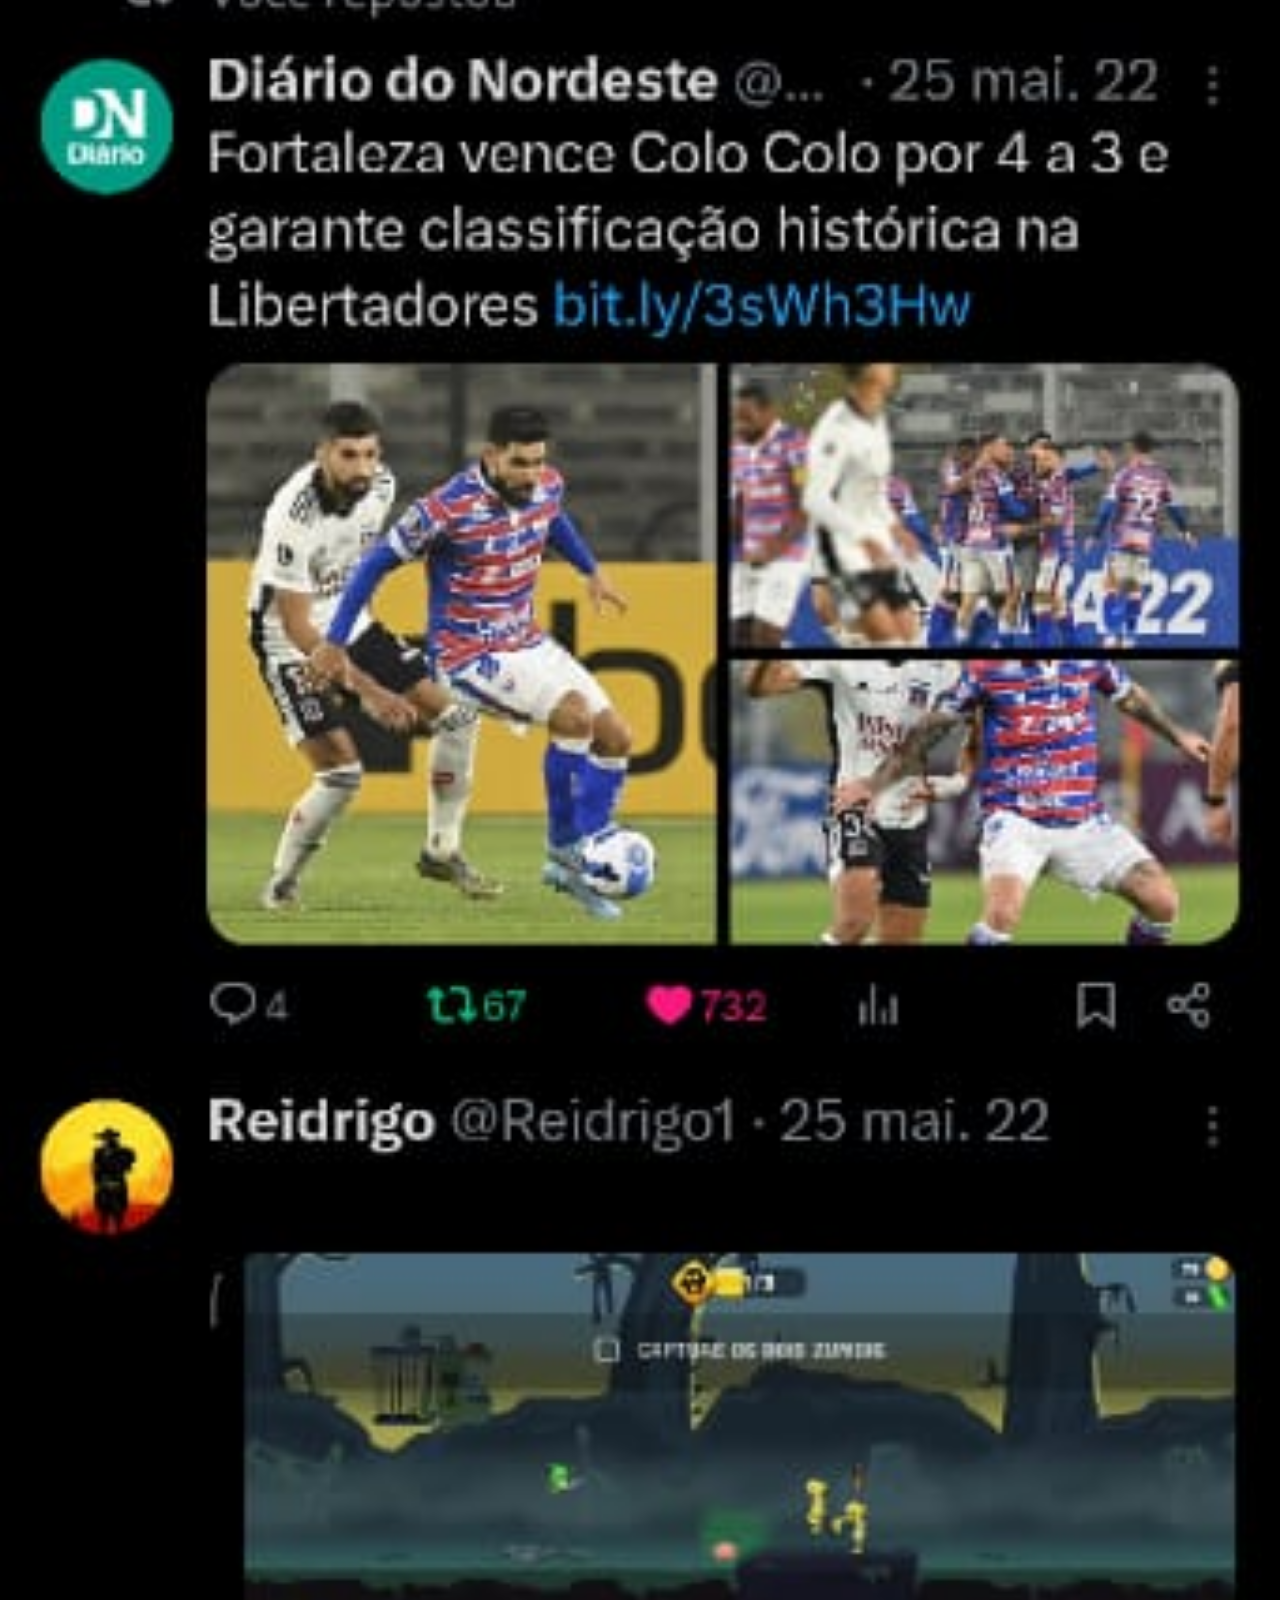
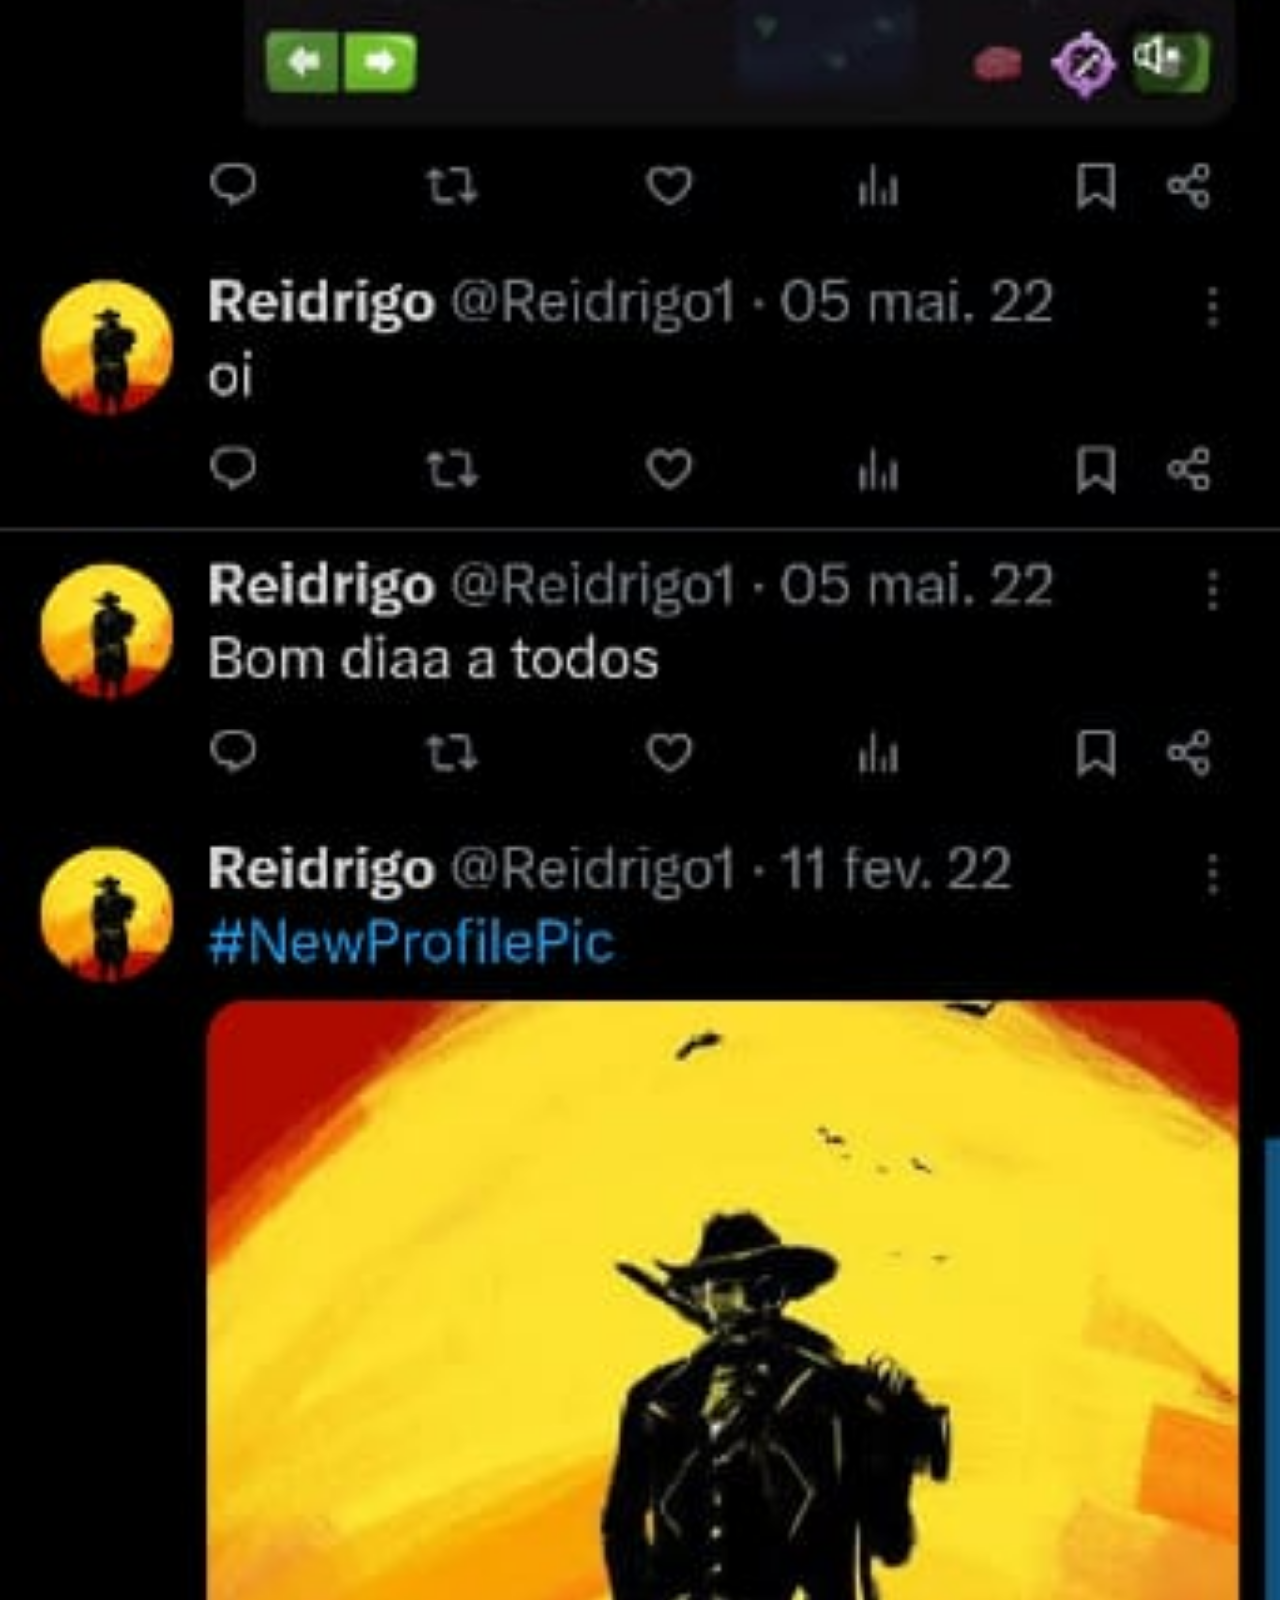
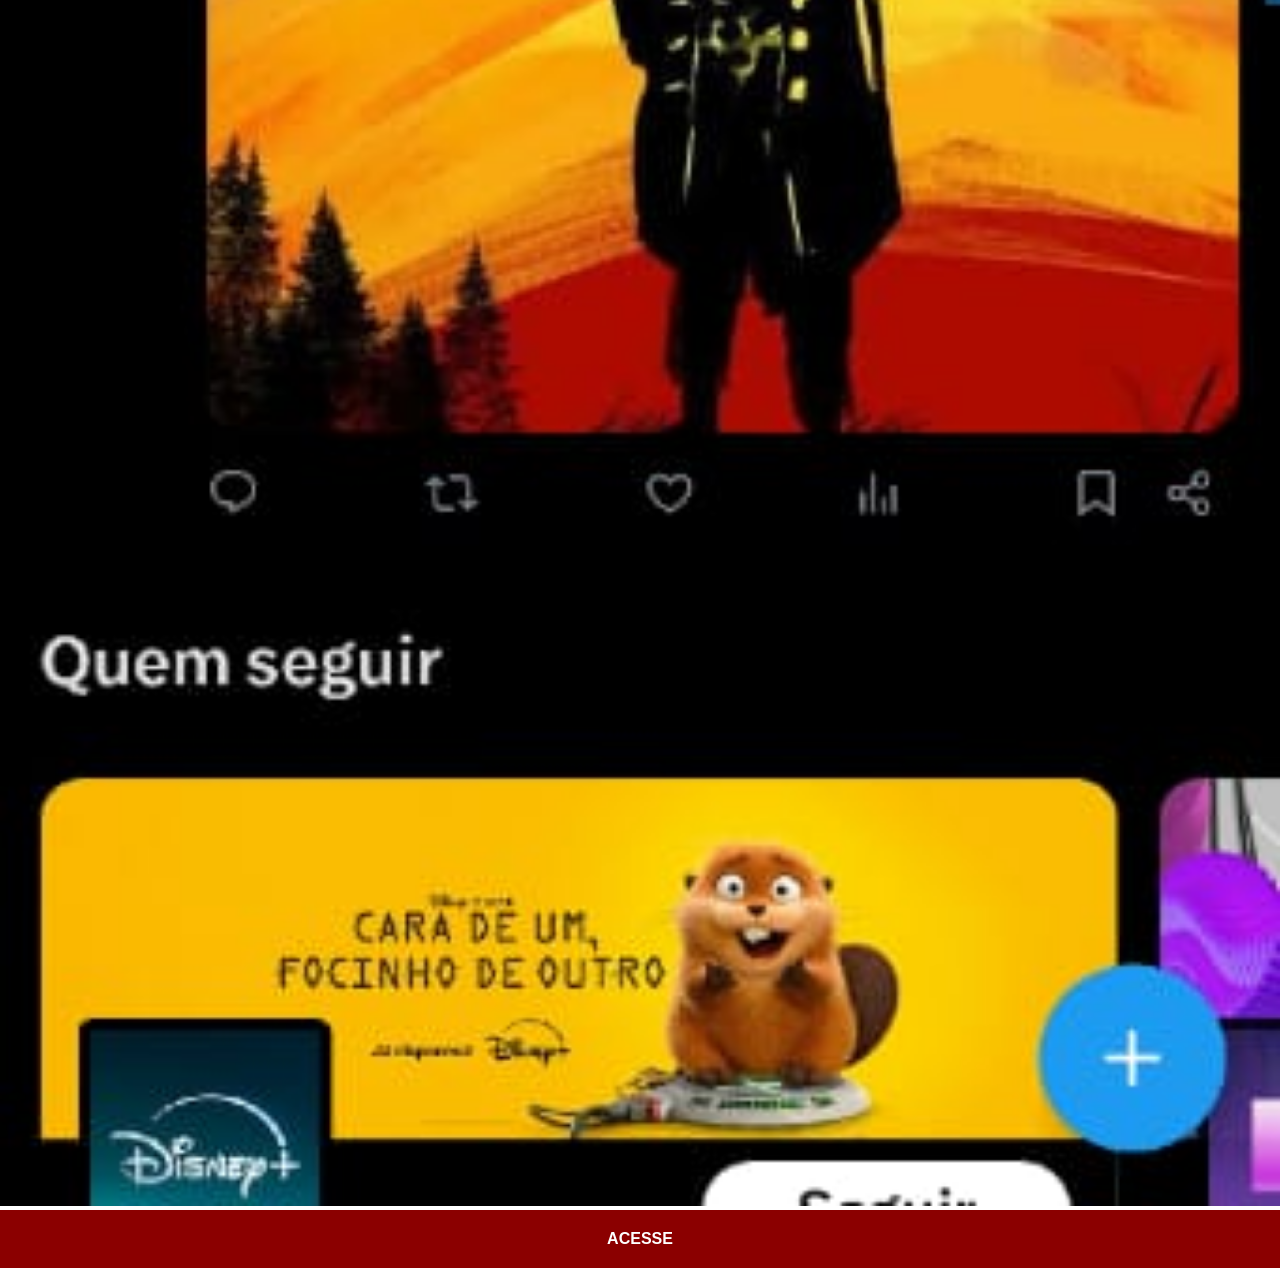
<file: twiter.html>
<!DOCTYPE html>
<html lang="pt-br">
<head>
    <meta charset="UTF-8">
    <meta name="viewport" content="width=device-width, initial-scale=1.0">
    <title>Document</title>
    <link rel="stylesheet" href="estilos/social.css">
</head>
<body>
    <img src="imagens/twiter.jpeg" alt="TWITER">
    <a href="https://x.com/Reidrigo1" target="_blank">ACESSE</a>
</body>
</html>
</file>
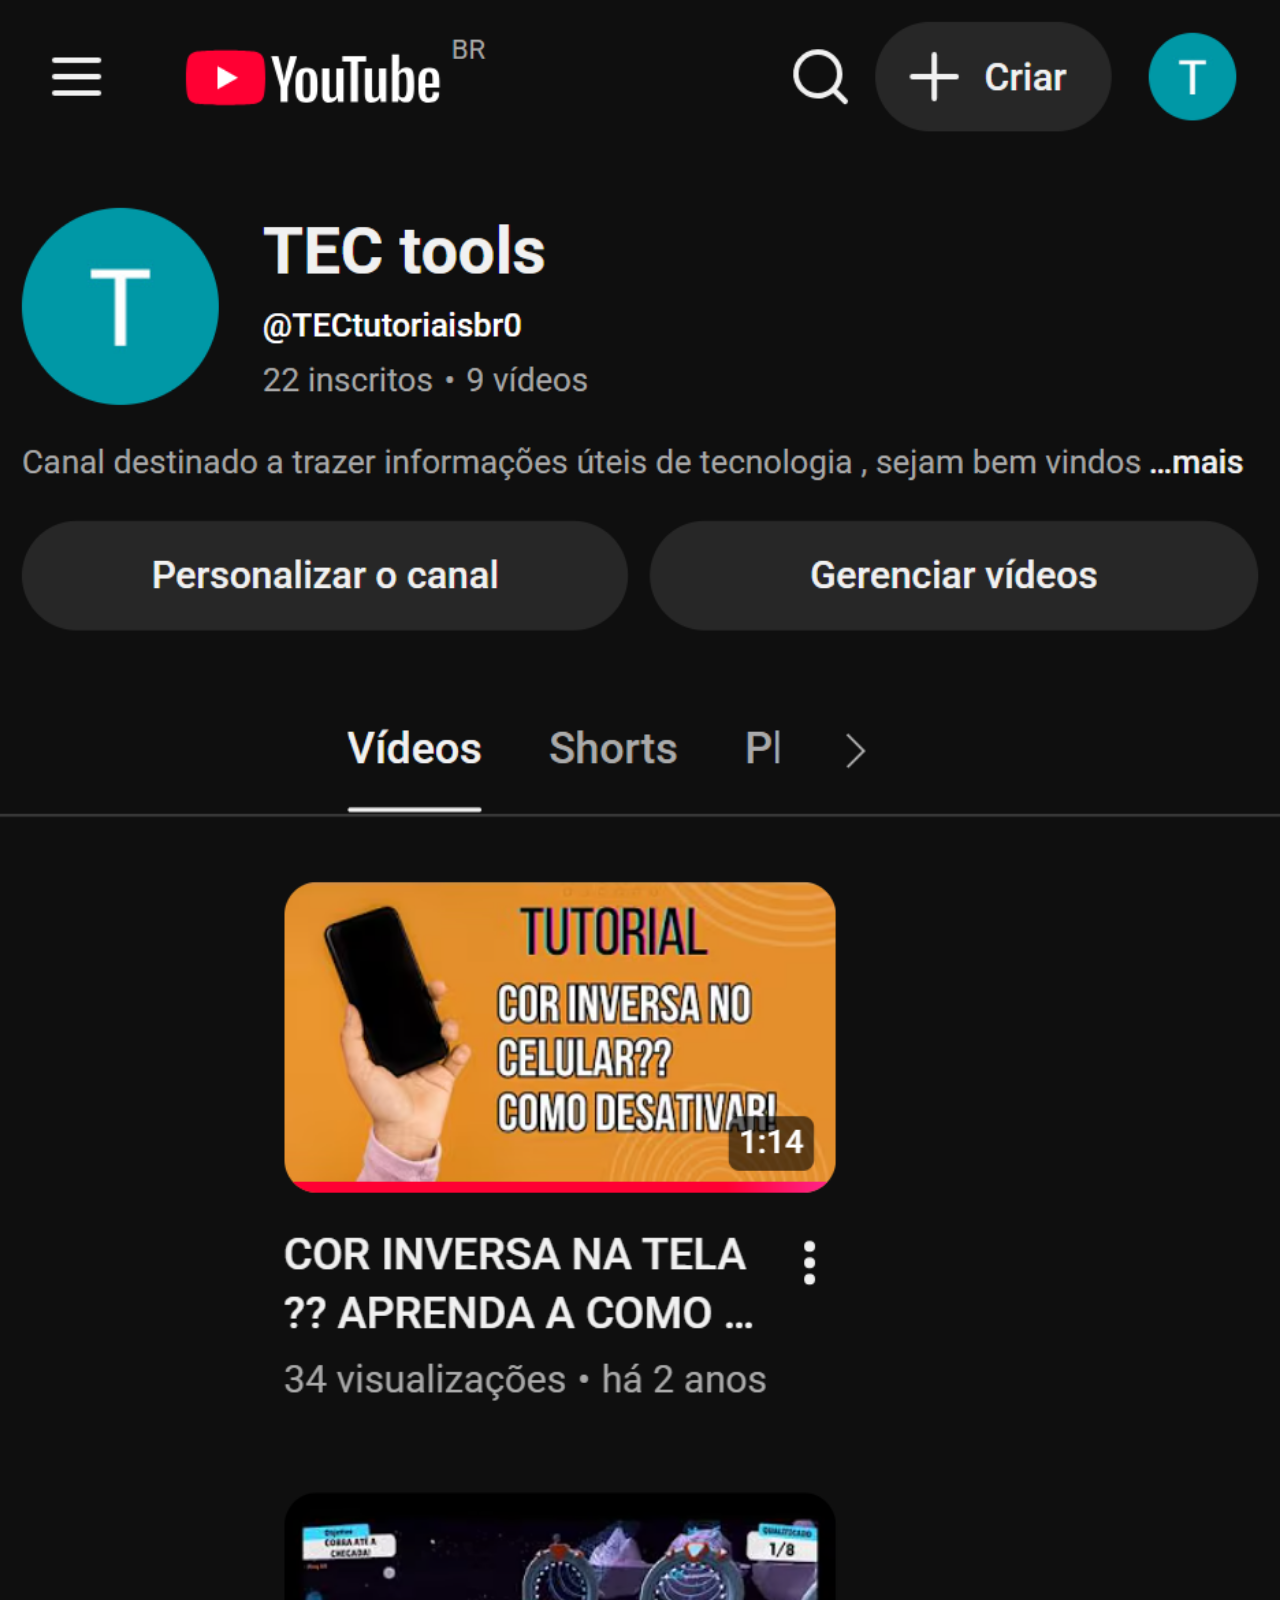
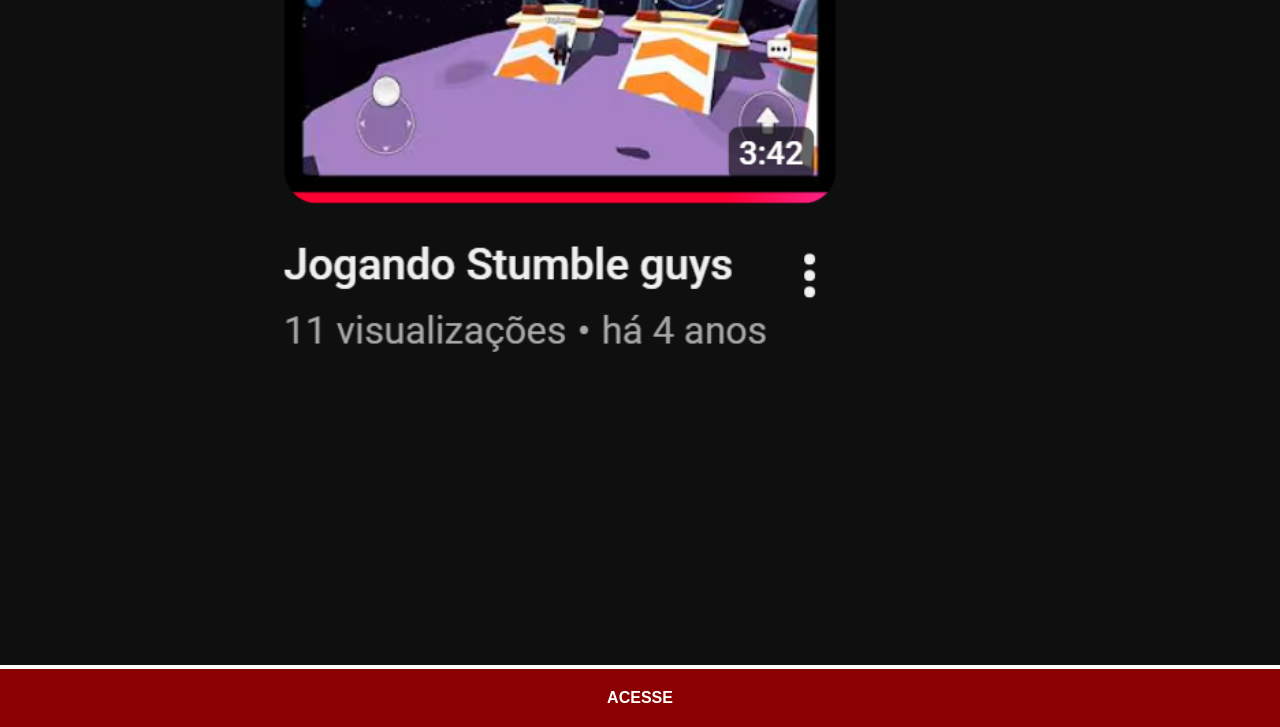
<file: youtube.html>
<!DOCTYPE html>
<html lang="pt-br">
<head>
    <meta charset="UTF-8">
    <meta name="viewport" content="width=device-width, initial-scale=1.0">
    <title>youtube</title>
    <link rel="stylesheet" href="estilos/social.css">

</head>
<body>
    <img src="imagens/www.youtube.com_@TECtutoriaisbr0.png" alt="">
    <a href="https://www.youtube.com/@TECtutoriaisbr0" target="_blank">ACESSE</a>
</body>
</html>
</file>
<file: estilos/style.css>
@charset "UTF-8";

*{
    margin: 0px;
    padding: 0px;
    font-family: Arial, Helvetica, sans-serif;
}
html,body{
    height: 100vh;
    width: 100vw;
    background-color: black;

}
body{
    background: url('../imagens/fundo-madeira.jpg') no-repeat top center;
    background-size: cover;
    background-attachment: fixed;
    
}
main{
    height: 100vh;
    position: relative;
   

}
section#telefone{
   
    top: 50%;
    left: 50%;
    transform: translate(-50% , -50%);
    position: absolute;

    height: 627px;
    width: 311px;
   
    background:  url('../imagens/frame-iphone.png') no-repeat;
    

}
iframe#tela{
    position: relative;
    top: 80px;
    left: 22px;
    width: 267px;
    height: 471px;
}
section#redes-sociais {
    text-align:   right ;
}
section#redes-sociais img{
    width: 50px;
    margin: 10px;
    border-radius: 50%;
    box-shadow: 2px 2px 5px black;
    box-sizing: border-box;
}
section#redes-sociais img:hover{
    border: 2px solid rgba(255, 255, 255, 0.599);
    transform: translate(-3px,-3px);
    box-shadow: 5px 5px 10px rgba(0, 0, 0, 0.599);
    transition: transform 0.6s , border 0.2s;
}
</file>
<file: estilos/social.css>
@charset "UTF-8";

        *{
            margin: 0px;
            padding: 0px;
            font-family: Arial, Helvetica, sans-serif;
        }
        ::-webkit-scrollbar{
            width: 0px;
            height: 0px;
        }
        img{
            width: 100vw;
     
        }
        a{
            display: block;
            background-color: darkred;
            padding: 20px;
            text-align: center;
            color: white;
            font-weight: bolder;
            text-decoration: none;
         
        }
        a:hover{
            background-color: red;
        }
</file>
